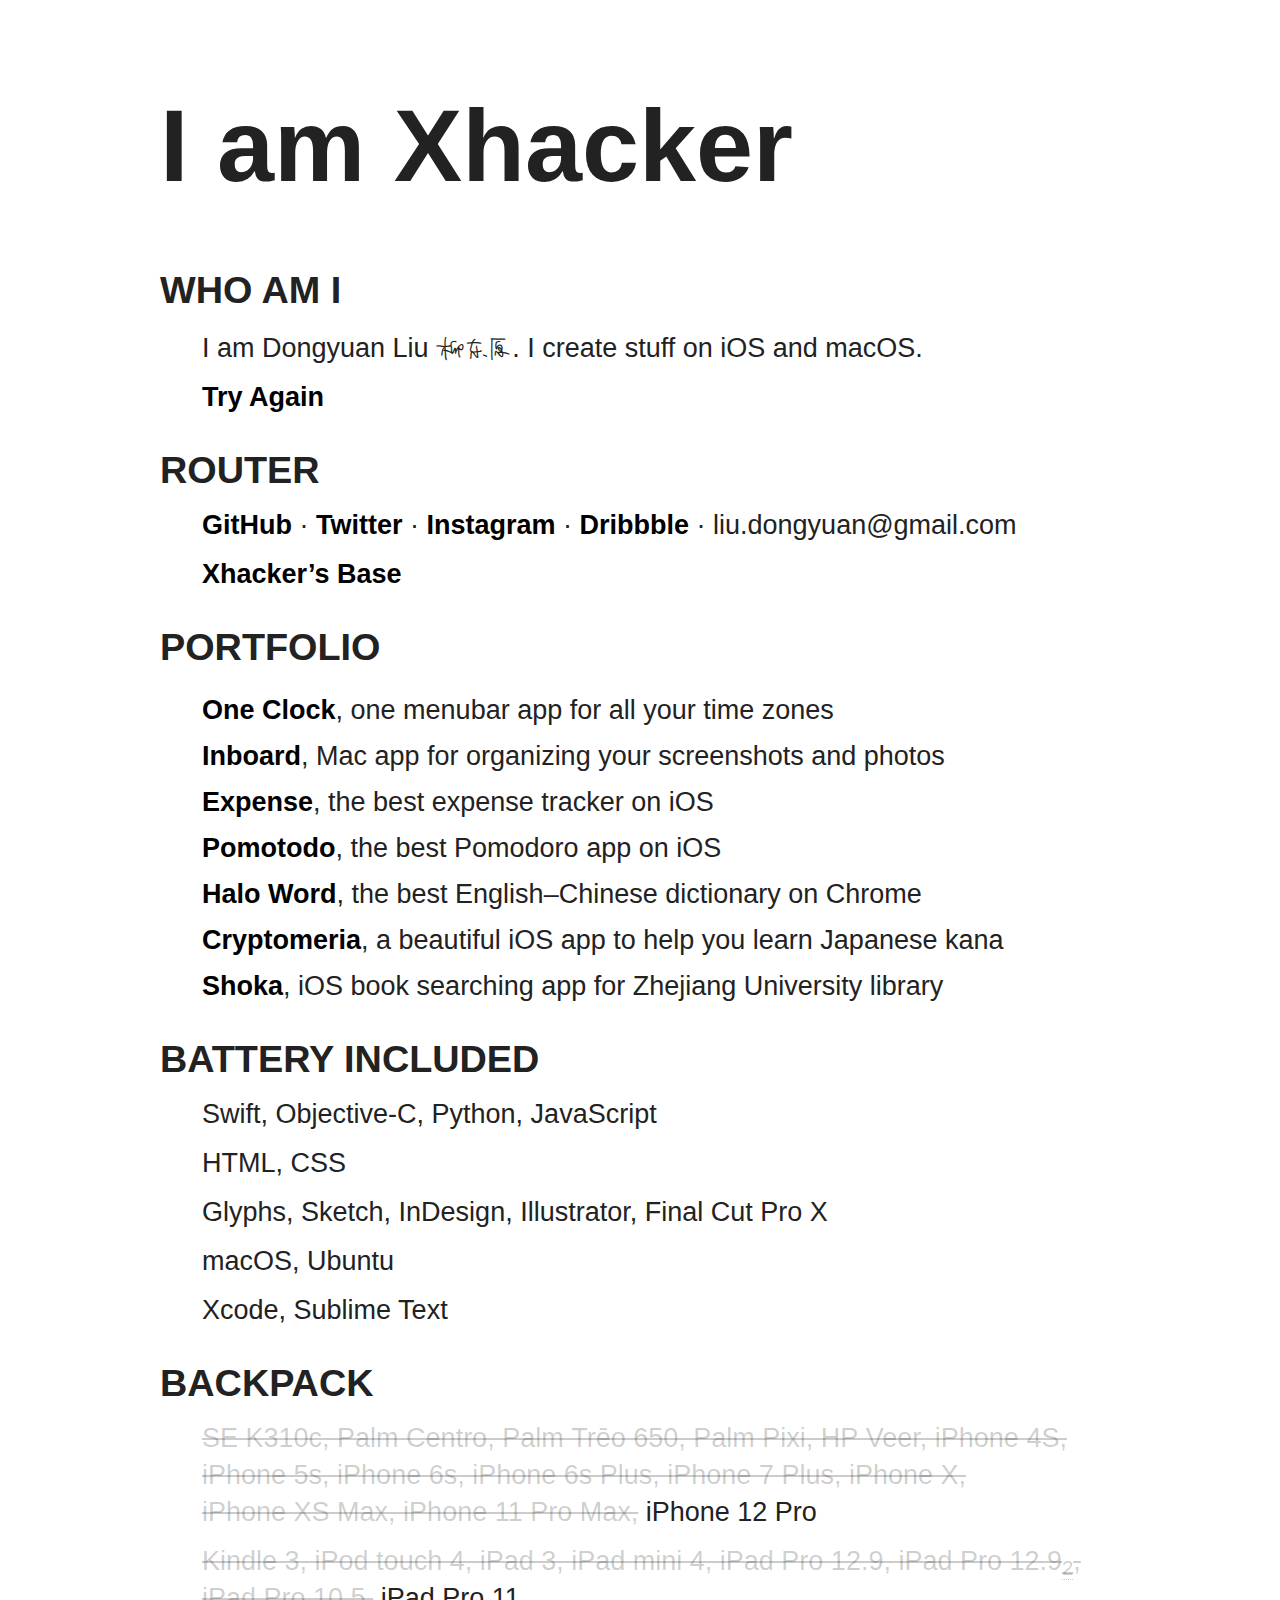
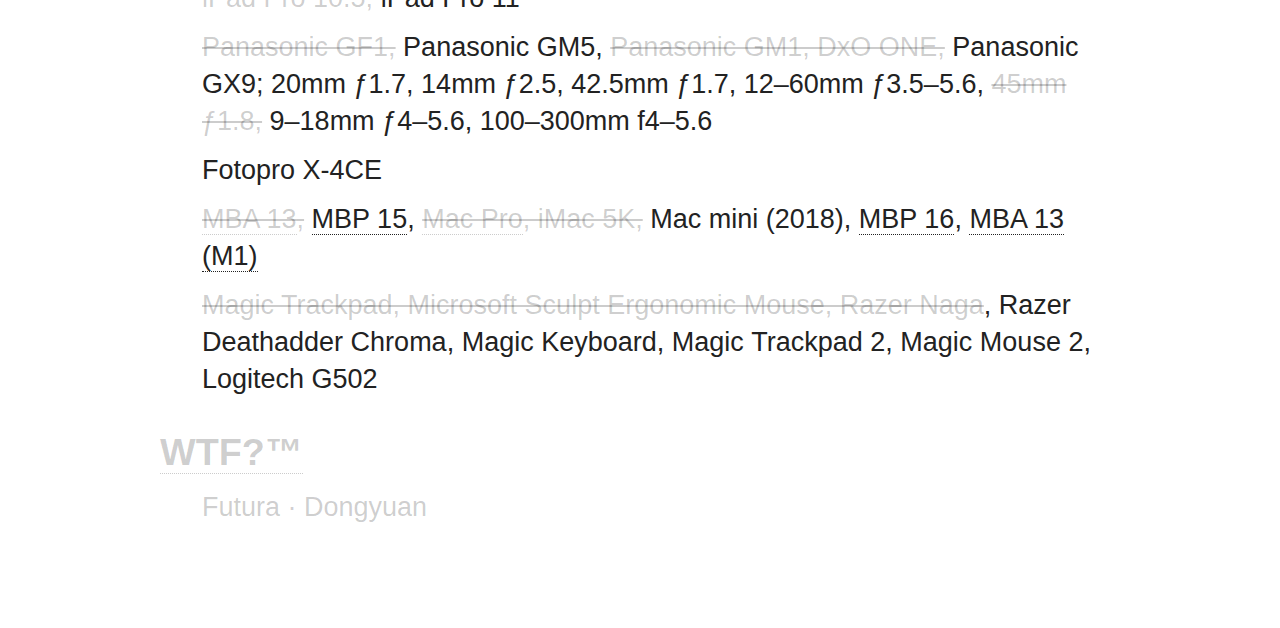
<file: index.html>
<!doctype html>
<html class="no-js" lang="en">
<head>
	<meta charset="utf-8">
	<meta http-equiv="X-UA-Compatible" content="IE=edge,chrome=1">

	<title>I am Xhacker</title>

	<meta name="viewport" content="user-scalable=no, width=device-width">

	<link rel="stylesheet" href="static/css/style.css?v=8">
</head>
<body>
<header>
	<h1>I am Xhacker</h1>
</header>
<div role="main">
	<h2>Who am I</h2>
		<p>I am Dongyuan Liu <span lang="zh-Hans" class="Dongyuan">柳东原</span>. I create stuff on iOS and macOS.</p>
		<p><a style="cursor: pointer;" id="robot-button" data-clicked="0">Try Again</a>
	<h2>Router</h2>
		<p><a href="https://github.com/xhacker" target="_blank">GitHub</a> · <a href="https://twitter.com/xhacker" target="_blank">Twitter</a> · <a href="https://www.instagram.com/xhacker/" target="_blank">Instagram</a> · <a href="https://dribbble.com/xhacker" target="_blank">Dribbble</a> · liu.dongyuan@gmail.com</p>
		<p><a href="https://blog.xhacker.im/" target="_blank">Xhacker’s Base</a>
	<h2>Portfolio</h2>
	<ul>
		<li><a href="http://ela.build/oneclock">One Clock</a>, one menubar app for all your time zones</li>
		<li><a href="http://inboardapp.com">Inboard</a>, Mac app for organizing your screenshots and photos</li>
		<li><a href="http://ela.build/expense">Expense</a>, the best expense tracker on iOS</li>
		<li><a href="https://pomotodo.com/apps">Pomotodo</a>, the best Pomodoro app on iOS</li>
		<li><a href="https://chrome.google.com/webstore/detail/halo-word-dictionary/bhkcehpnnlgncpnefpanachijmhikocj">Halo Word</a>, the best English–Chinese dictionary on Chrome</li>
		<li><a href="http://xhacker.im/cryptomeria">Cryptomeria</a>, a beautiful iOS app to help you learn Japanese kana</li>
		<li><a href="http://teawhen.github.io/shoka">Shoka</a>, iOS book searching app for Zhejiang University library</li>
	</ul>
	<h2>Battery Included</h2>
		<p>Swift, Objective-C, Python, JavaScript</p>
		<p>HTML, CSS</p>
		<p>Glyphs, Sketch, InDesign, Illustrator, Final Cut Pro X</p>
		<p>macOS, Ubuntu</p>
		<p>Xcode, Sublime Text</p>
	<h2>Backpack</h2>
		<p><del>SE K310c, Palm Centro, Palm Trēo 650, Palm Pixi, HP Veer, iPhone 4S, iPhone 5s, iPhone 6s, iPhone 6s Plus, iPhone 7 Plus, iPhone X, iPhone XS Max, iPhone 11 Pro Max,</del> iPhone 12 Pro</p>
		<p><del>Kindle 3, iPod touch 4, iPad 3, iPad mini 4, iPad Pro 12.9, iPad Pro 12.9<sub><abbr title="2nd generation">2</abbr></sub>, iPad Pro 10.5,</del> iPad Pro 11</p>
		<p><del>Panasonic GF1,</del> Panasonic GM5, <del>Panasonic GM1, DxO ONE,</del> Panasonic GX9; 20mm ƒ1.7, 14mm ƒ2.5, 42.5mm ƒ1.7, 12–60mm ƒ3.5–5.6, <del>45mm ƒ1.8,</del> 9–18mm ƒ4–5.6, 100–300mm f4–5.6</p>
		<p>Fotopro X-4CE</p>
		<p><del><abbr title="MacBook Air 13-inch">MBA 13</abbr>,</del> <abbr title="MacBook Pro with Retina Display 15-inch">MBP 15</abbr>, <del><abbr title="Mac Pro (Late 2013)">Mac Pro</abbr>, iMac 5K,</del> Mac mini (2018), <abbr title="MacBook Pro with Retina Display 16-inch">MBP 16</abbr>, <abbr title="MacBook Air 13-inch with M1 Chip">MBA 13 (M1)</abbr></p>
		<p><del>Magic Trackpad, Microsoft Sculpt Ergonomic Mouse, Razer Naga</del>, Razer Deathadder Chroma, Magic Keyboard, Magic Trackpad 2, Magic Mouse 2, Logitech G502</p>
	<h2 class="wtf"><abbr title="What’s the font?">WTF?™</abbr></h2>
		<p class="wtf">Futura · <span title="Used for my Chinese name">Dongyuan</span></p>
</div>

<footer>

<script src="https://code.jquery.com/jquery-1.12.2.min.js"></script>
<script>
$(document).ready(function() {
	$("#robot-button").click(function() {
		var clicked = $(this).attr("data-clicked");
		if (clicked == 0) {
			$(this).html("Please do not press this button again.");
			$(this).attr("data-clicked", 1);
		}
		else {
			$(this).hide();
		}
	});
});
</script>
<script>!window.jQuery && document.write('<script src="static/js/jquery-1.10.2.min.js"><\/script>')</script>

<script>
  (function(i,s,o,g,r,a,m){i['GoogleAnalyticsObject']=r;i[r]=i[r]||function(){
  (i[r].q=i[r].q||[]).push(arguments)},i[r].l=1*new Date();a=s.createElement(o),
  m=s.getElementsByTagName(o)[0];a.async=1;a.src=g;m.parentNode.insertBefore(a,m)
  })(window,document,'script','//www.google-analytics.com/analytics.js','ga');
  ga('create', 'UA-51349851-1', 'xhacker.im');
  ga('send', 'pageview');
</script>

</footer>

</body>
</html>
</file>
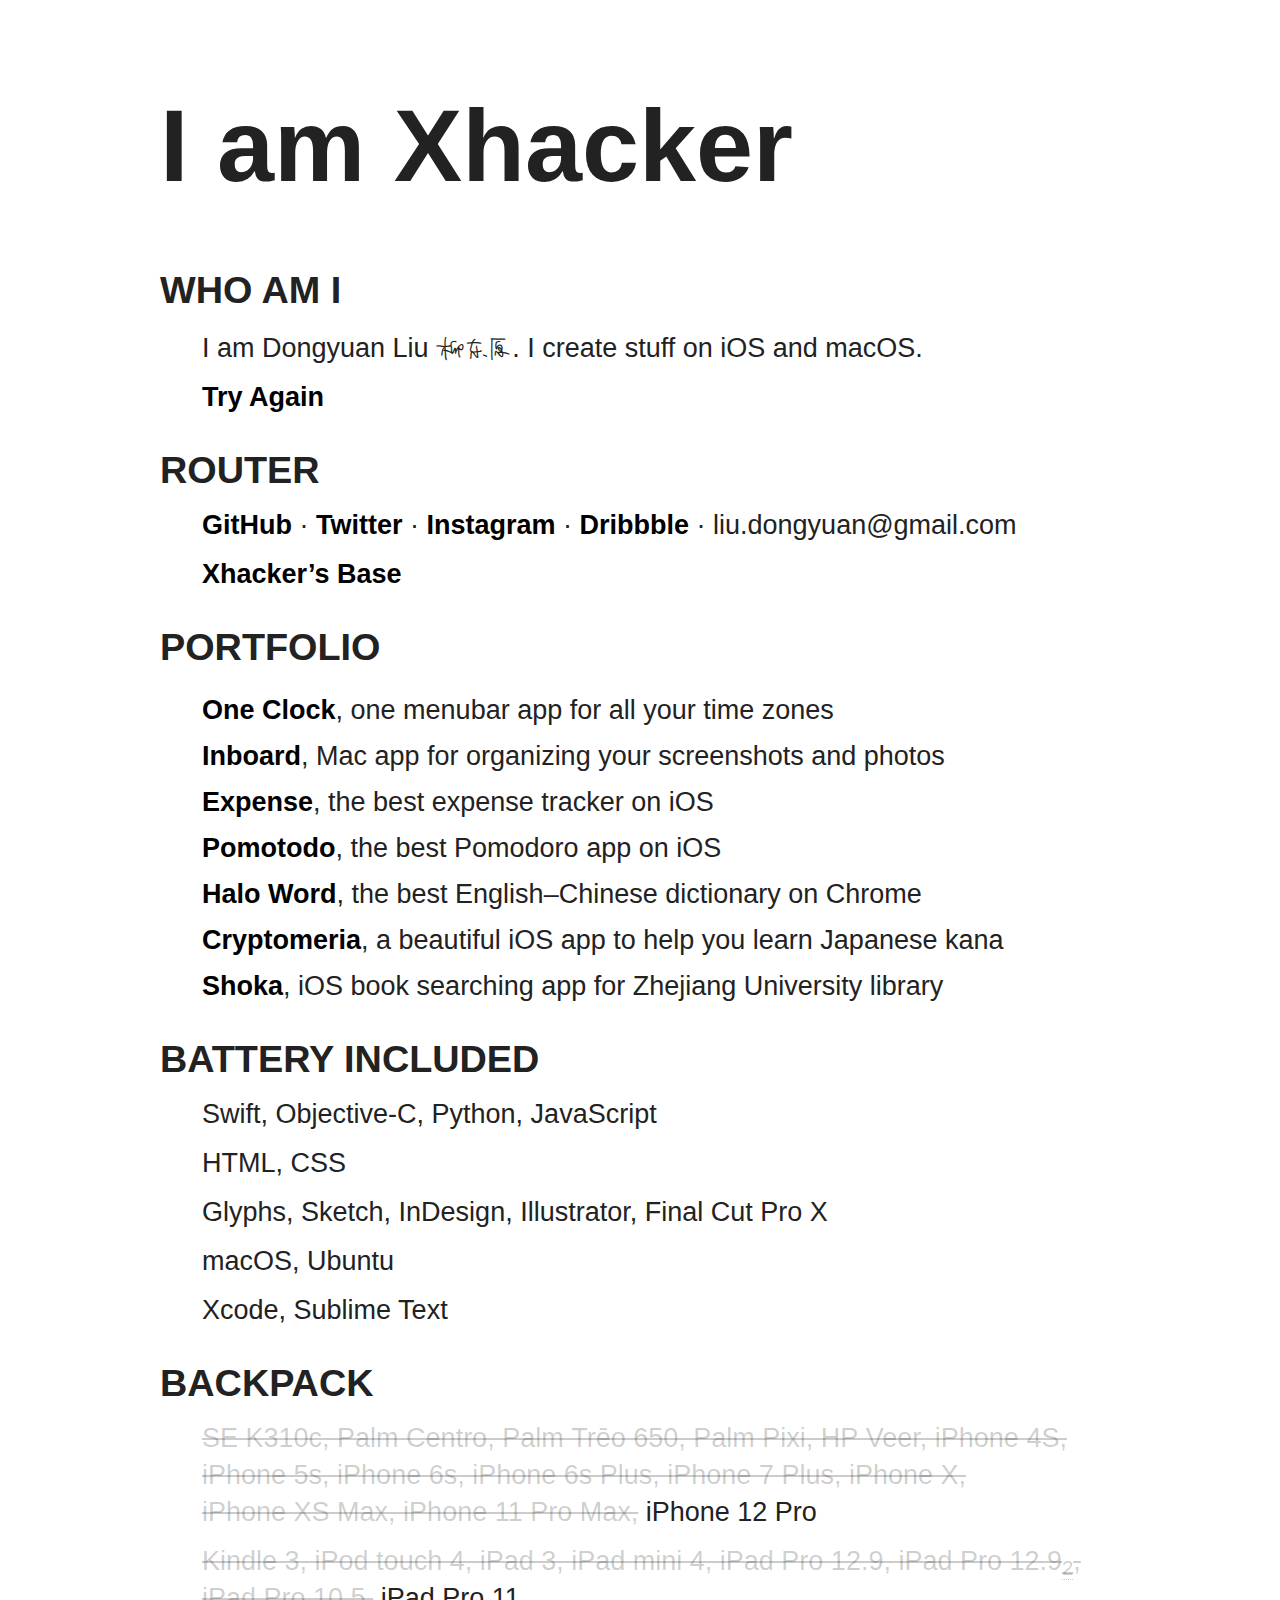
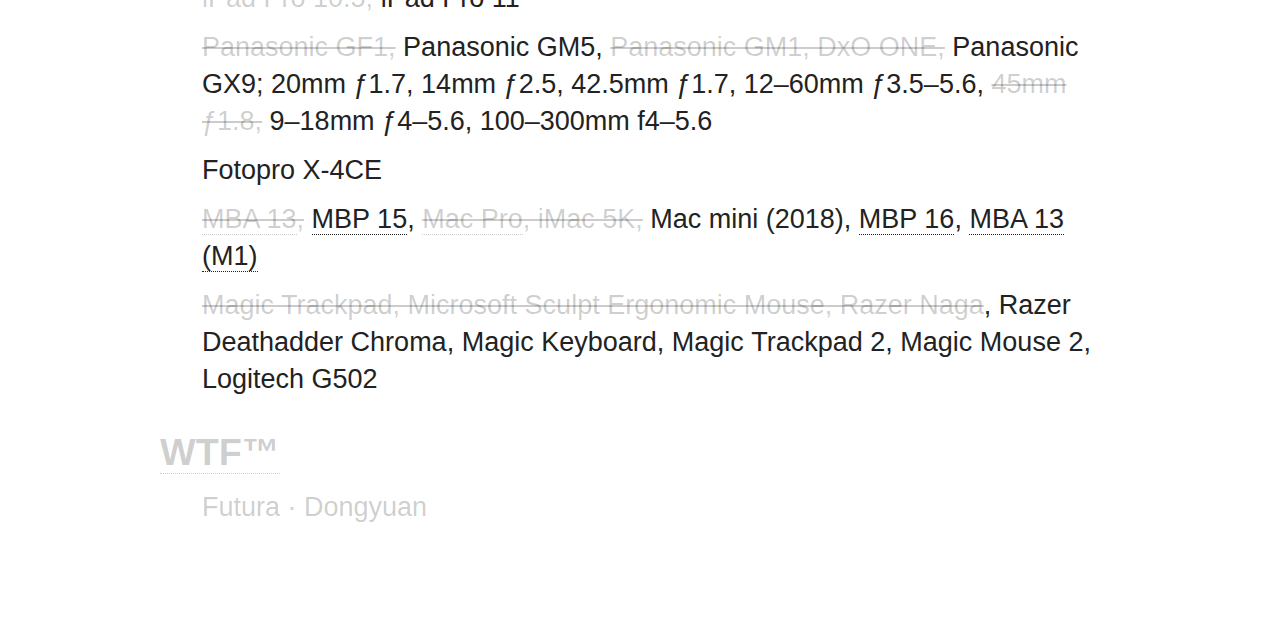
<file: templates/index.html>
<!doctype html>
<html class="no-js" lang="en">
<head>
	<meta charset="utf-8">
	<meta http-equiv="X-UA-Compatible" content="IE=edge,chrome=1">

	<title>I am Xhacker</title>

	<meta name="viewport" content="user-scalable=no, width=device-width">

	<link rel="stylesheet" href="/static/css/style.css?v=8">
</head>
<body>
<header>
	<h1>I am Xhacker</h1>
</header>
<div role="main">
	<h2>Who am I</h2>
		<p>I am Dongyuan Liu <span lang="zh-Hans" class="Dongyuan">柳东原</span>. I create stuff on iOS and macOS.</p>
		<p><a style="cursor: pointer;" id="robot-button" data-clicked="0">Try Again</a>
	<h2>Router</h2>
		<p><a href="https://github.com/xhacker" target="_blank">GitHub</a> · <a href="https://twitter.com/xhacker" target="_blank">Twitter</a> · <a href="https://www.instagram.com/xhacker/" target="_blank">Instagram</a> · <a href="https://dribbble.com/xhacker" target="_blank">Dribbble</a> · liu.dongyuan@gmail.com</p>
		<p><a href="https://blog.xhacker.im/" target="_blank">Xhacker’s Base</a>
	<h2>Portfolio</h2>
	<ul>
		<li><a href="http://ela.build/oneclock">One Clock</a>, one menubar app for all your time zones</li>
		<li><a href="http://inboardapp.com">Inboard</a>, Mac app for organizing your screenshots and photos</li>
		<li><a href="http://ela.build/expense">Expense</a>, the best expense tracker on iOS</li>
		<li><a href="https://pomotodo.com/apps">Pomotodo</a>, the best Pomodoro app on iOS</li>
		<li><a href="https://chrome.google.com/webstore/detail/halo-word-dictionary/bhkcehpnnlgncpnefpanachijmhikocj">Halo Word</a>, the best English–Chinese dictionary on Chrome</li>
		<li><a href="http://xhacker.im/cryptomeria">Cryptomeria</a>, a beautiful iOS app to help you learn Japanese kana</li>
		<li><a href="http://teawhen.github.io/shoka">Shoka</a>, iOS book searching app for Zhejiang University library</li>
	</ul>
	<h2>Battery Included</h2>
		<p>Swift, Objective-C, Python, JavaScript</p>
		<p>HTML, CSS</p>
		<p>Glyphs, Sketch, InDesign, Illustrator, Final Cut Pro X</p>
		<p>macOS, Ubuntu</p>
		<p>Xcode, Sublime Text</p>
	<h2>Backpack</h2>
		<p><del>SE K310c, Palm Centro, Palm Trēo 650, Palm Pixi, HP Veer, iPhone 4S, iPhone 5s, iPhone 6s, iPhone 6s Plus, iPhone 7 Plus, iPhone X, iPhone XS Max, iPhone 11 Pro Max,</del> iPhone 12 Pro</p>
		<p><del>Kindle 3, iPod touch 4, iPad 3, iPad mini 4, iPad Pro 12.9, iPad Pro 12.9<sub><abbr title="2nd generation">2</abbr></sub>, iPad Pro 10.5,</del> iPad Pro 11</p>
		<p><del>Panasonic GF1,</del> Panasonic GM5, <del>Panasonic GM1, DxO ONE,</del> Panasonic GX9; 20mm ƒ1.7, 14mm ƒ2.5, 42.5mm ƒ1.7, 12–60mm ƒ3.5–5.6, <del>45mm ƒ1.8,</del> 9–18mm ƒ4–5.6, 100–300mm f4–5.6</p>
		<p>Fotopro X-4CE</p>
		<p><del><abbr title="MacBook Air 13-inch">MBA 13</abbr>,</del> <abbr title="MacBook Pro with Retina Display 15-inch">MBP 15</abbr>, <del><abbr title="Mac Pro (Late 2013)">Mac Pro</abbr>, iMac 5K,</del> Mac mini (2018), <abbr title="MacBook Pro with Retina Display 16-inch">MBP 16</abbr>, <abbr title="MacBook Air 13-inch with M1 Chip">MBA 13 (M1)</abbr></p>
		<p><del>Magic Trackpad, Microsoft Sculpt Ergonomic Mouse, Razer Naga</del>, Razer Deathadder Chroma, Magic Keyboard, Magic Trackpad 2, Magic Mouse 2, Logitech G502</p>
	<h2 class="wtf"><abbr title="What the Font">WTF™</abbr></h2>
		<p class="wtf">Futura · <span title="Used for my Chinese name">Dongyuan</span></p>
</div>

<footer>

<script src="https://code.jquery.com/jquery-1.12.2.min.js"></script>
<script>
$(document).ready(function() {
	$("#robot-button").click(function() {
		var clicked = $(this).attr("data-clicked");
		if (clicked == 0) {
			$(this).html("Please do not press this button again.");
			$(this).attr("data-clicked", 1);
		}
		else {
			$(this).hide();
		}
	});
});
</script>
<script>!window.jQuery && document.write('<script src="/static/js/jquery-1.10.2.min.js"><\/script>')</script>

<script>
  (function(i,s,o,g,r,a,m){i['GoogleAnalyticsObject']=r;i[r]=i[r]||function(){
  (i[r].q=i[r].q||[]).push(arguments)},i[r].l=1*new Date();a=s.createElement(o),
  m=s.getElementsByTagName(o)[0];a.async=1;a.src=g;m.parentNode.insertBefore(a,m)
  })(window,document,'script','//www.google-analytics.com/analytics.js','ga');
  ga('create', 'UA-51349851-1', 'xhacker.im');
  ga('send', 'pageview');
</script>

</footer>

</body>
</html>
</file>
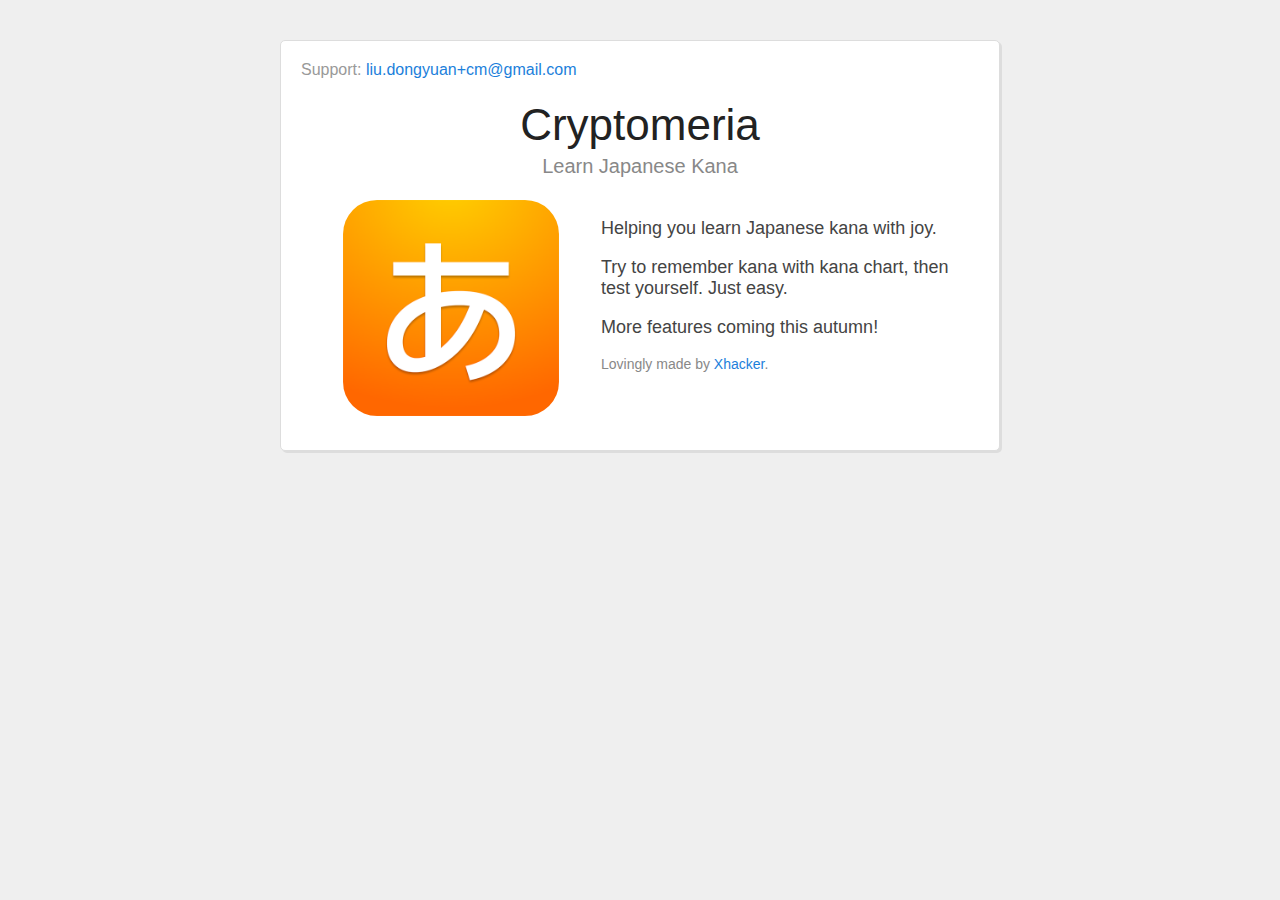
<file: cryptomeria.html>
<!DOCTYPE html>
<html>

<head>
    <title>Cryptomeria</title>
    <meta charset="utf-8">
    <link rel="stylesheet" type="text/css" href="/static/css/cm.css">
</head>

<body>
    <div id="content">
        <p class="support">Support: <a href="mailto:liu.dongyuan+cm@gmail.com">liu.dongyuan+cm@gmail.com</a></p>
        <h1>
            <p class="main">Cryptomeria</p>
            <p class="sub">Learn Japanese Kana</p>
        </h1>

        <div id="iOS" class="app">
            <a href="https://itunes.apple.com/us/app/cryptomeria-learn-japanese/id652897313?ls=1&mt=8"><img class="icon" src="/static/images/ios/icon.png"></a>
        </div>
        <div class="description">
            <p>Helping you learn Japanese kana with joy.</p>
            <p>Try to remember kana with kana chart, then test yourself. 
            Just easy.</p>
            <p>More features coming this autumn!</p>
        </div>
        <!-- <p class="hero">スギ</p> -->
        <p class="clearfix footer">Lovingly made by <a href="http://xhacker.im/">Xhacker</a>.</p>
    </div>

    <script>
      (function(i,s,o,g,r,a,m){i['GoogleAnalyticsObject']=r;i[r]=i[r]||function(){
      (i[r].q=i[r].q||[]).push(arguments)},i[r].l=1*new Date();a=s.createElement(o),
      m=s.getElementsByTagName(o)[0];a.async=1;a.src=g;m.parentNode.insertBefore(a,m)
      })(window,document,'script','//www.google-analytics.com/analytics.js','ga');
      ga('create', 'UA-51349851-1', 'xhacker.im');
      ga('send', 'pageview');
    </script>
</body>

</html>
</file>
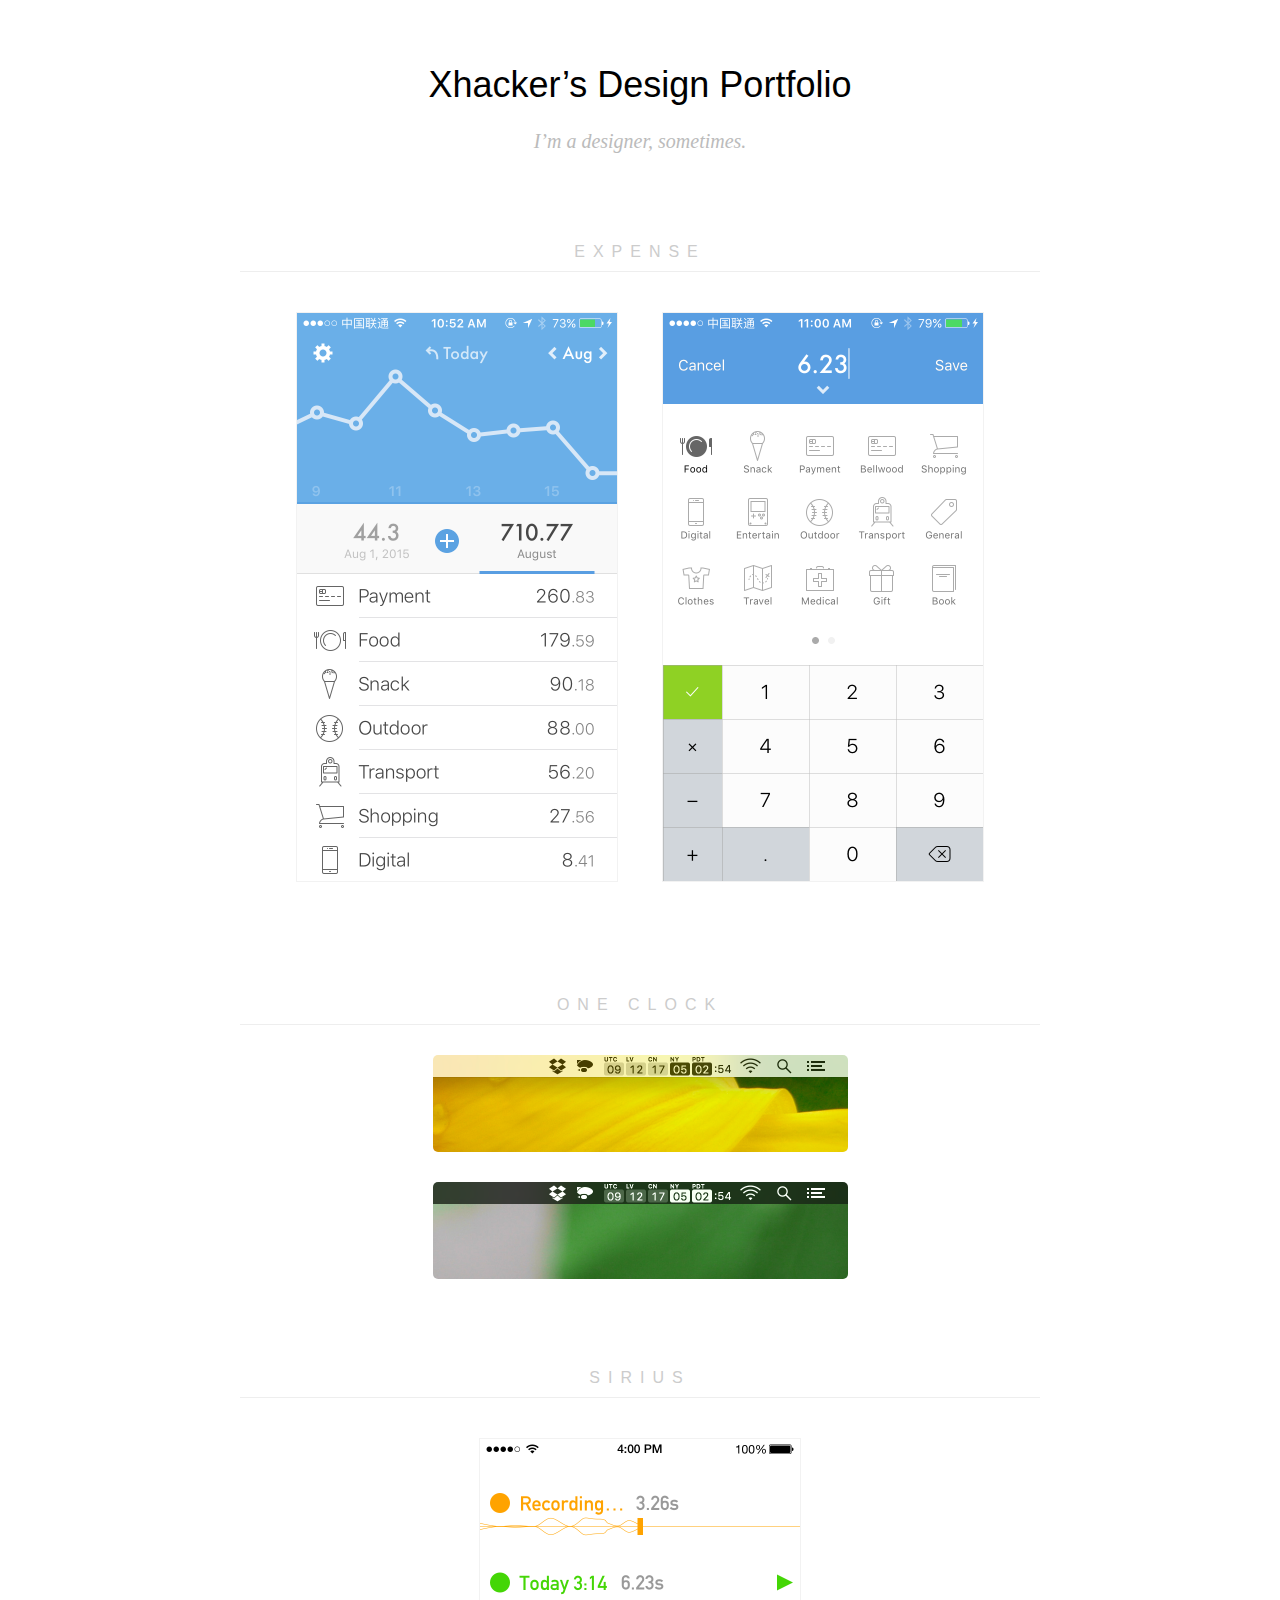
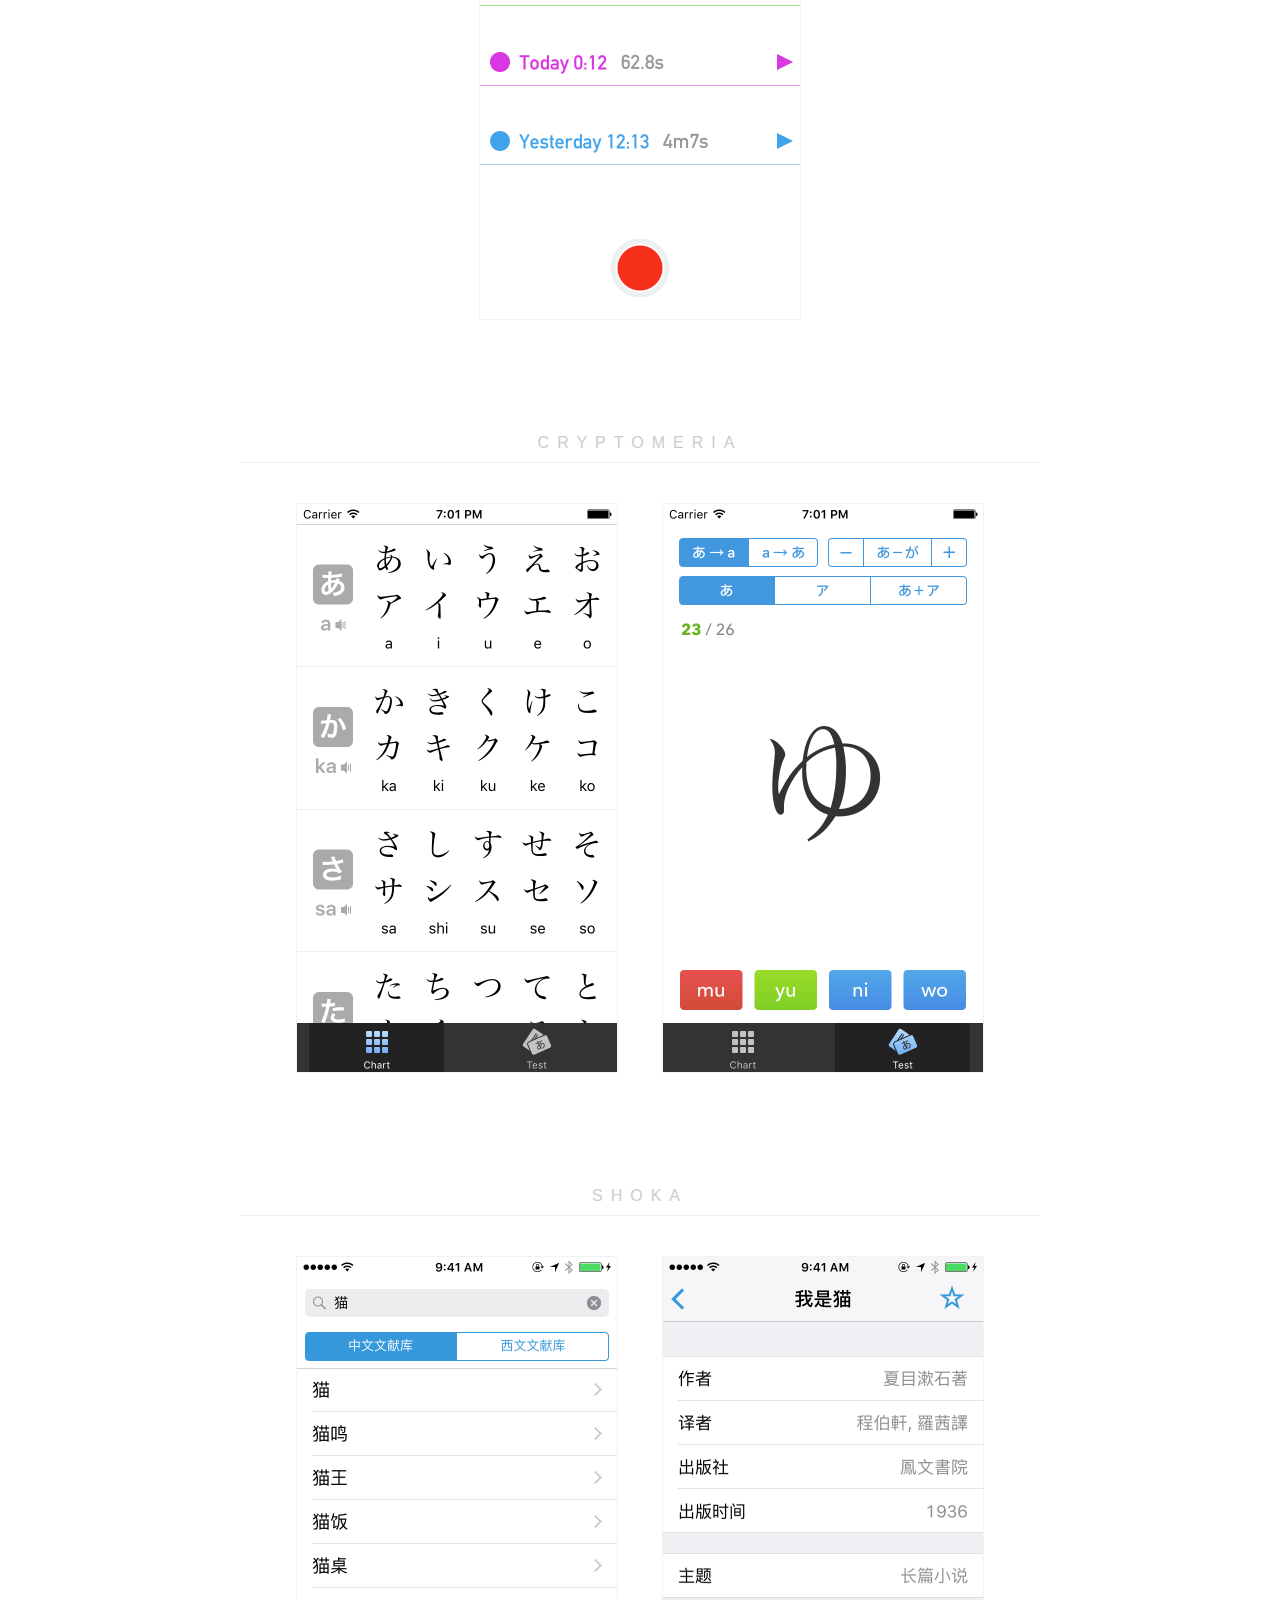
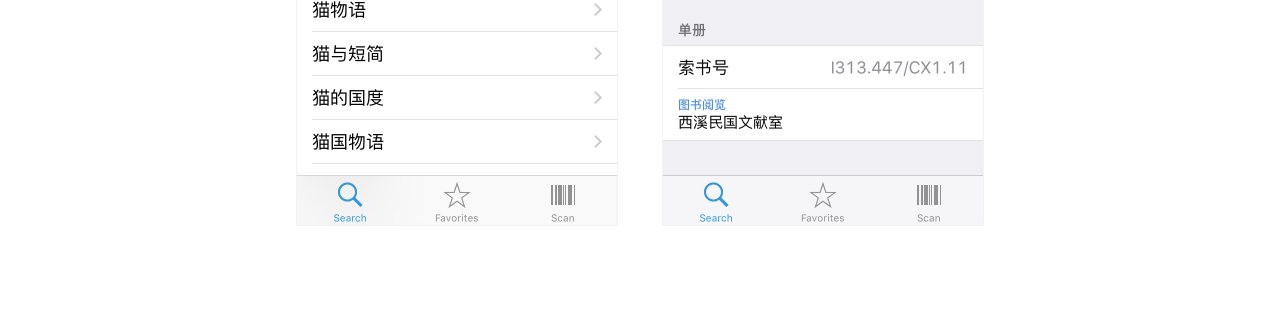
<file: design.html>
<!doctype html>
<html class="no-js" lang="en">
<head>
	<meta charset="utf-8">

	<title>Xhacker’s Design Portfolio</title>

	<link rel="stylesheet" href="static/css/design.css">
	<meta name="viewport" content="user-scalable=no, width=device-width">
</head>
<body>
<header class="clearfix">
	<h1>Xhacker’s Design Portfolio</h1>
	<p>I’m a designer, sometimes.</p>
</header>
<div role="main">
	<h2><a href="http://ela.build/expense" target="_blank">Expense</a></h2>
	<div class="screenshot-shelf">
		<img class="screenshot" src="static/images/resume/expense/1.png" width="320">
		<img class="screenshot" src="static/images/resume/expense/2.png" width="320">
	</div>

	<h2><a href="http://elaworkshop.github.io/oneclock" target="_blank">One Clock</a></h2>
	<div class="screenshot-shelf">
		<img class="screenshot-rounded" src="static/images/oneclock/screenshot.png" alt="Screenshot" width="415">
		<img class="screenshot-rounded" src="static/images/oneclock/screenshot-dark.png" alt="Screenshot Dark" width="415">
	</div>

	<h2>Sirius</h2>
	<div class="screenshot-shelf">
		<img class="screenshot" src="static/images/design/sirius.png" width="320">
	</div>

	<h2><a href="https://itunes.apple.com/us/app/cryptomeria-learn-japanese/id652897313?mt=8" target="_blank">Cryptomeria</a></h2>
	<div class="screenshot-shelf">
		<img class="screenshot" src="static/images/resume/cryptomeria/1.png" width="320">
		<img class="screenshot" src="static/images/resume/cryptomeria/2.png" width="320">
	</div>

	<h2><a href="https://itunes.apple.com/cn/app/shoka-zhe-da-tu-shu-guan-ke/id660291962?mt=8" target="_blank">Shoka</a></h2>
	<div class="screenshot-shelf">
		<img class="screenshot" src="static/images/resume/shoka/1.png" width="320">
		<img class="screenshot" src="static/images/resume/shoka/2.png" width="320">
	</div>
</div>

<script>
  (function(i,s,o,g,r,a,m){i['GoogleAnalyticsObject']=r;i[r]=i[r]||function(){
  (i[r].q=i[r].q||[]).push(arguments)},i[r].l=1*new Date();a=s.createElement(o),
  m=s.getElementsByTagName(o)[0];a.async=1;a.src=g;m.parentNode.insertBefore(a,m)
  })(window,document,'script','//www.google-analytics.com/analytics.js','ga');
  ga('create', 'UA-51349851-1', 'xhacker.im');
  ga('send', 'pageview');
</script>

</body>
</html>
</file>
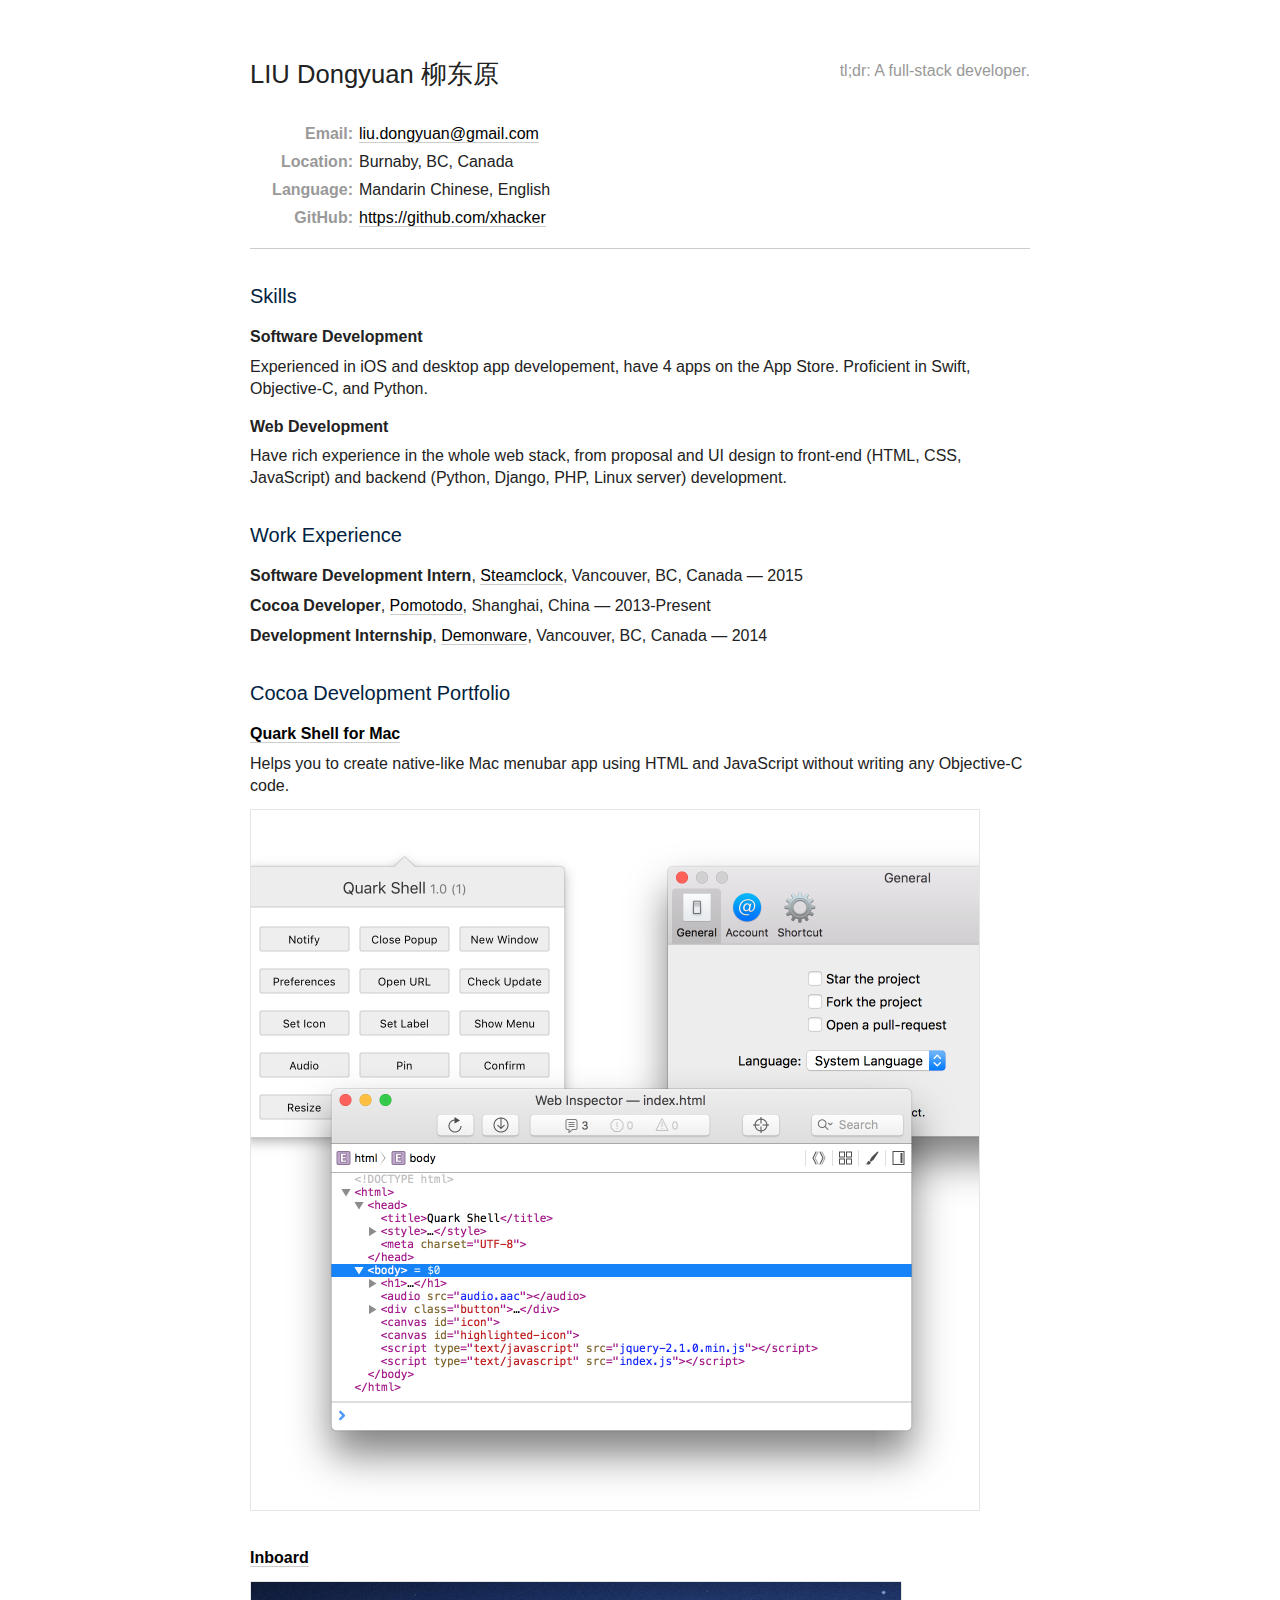
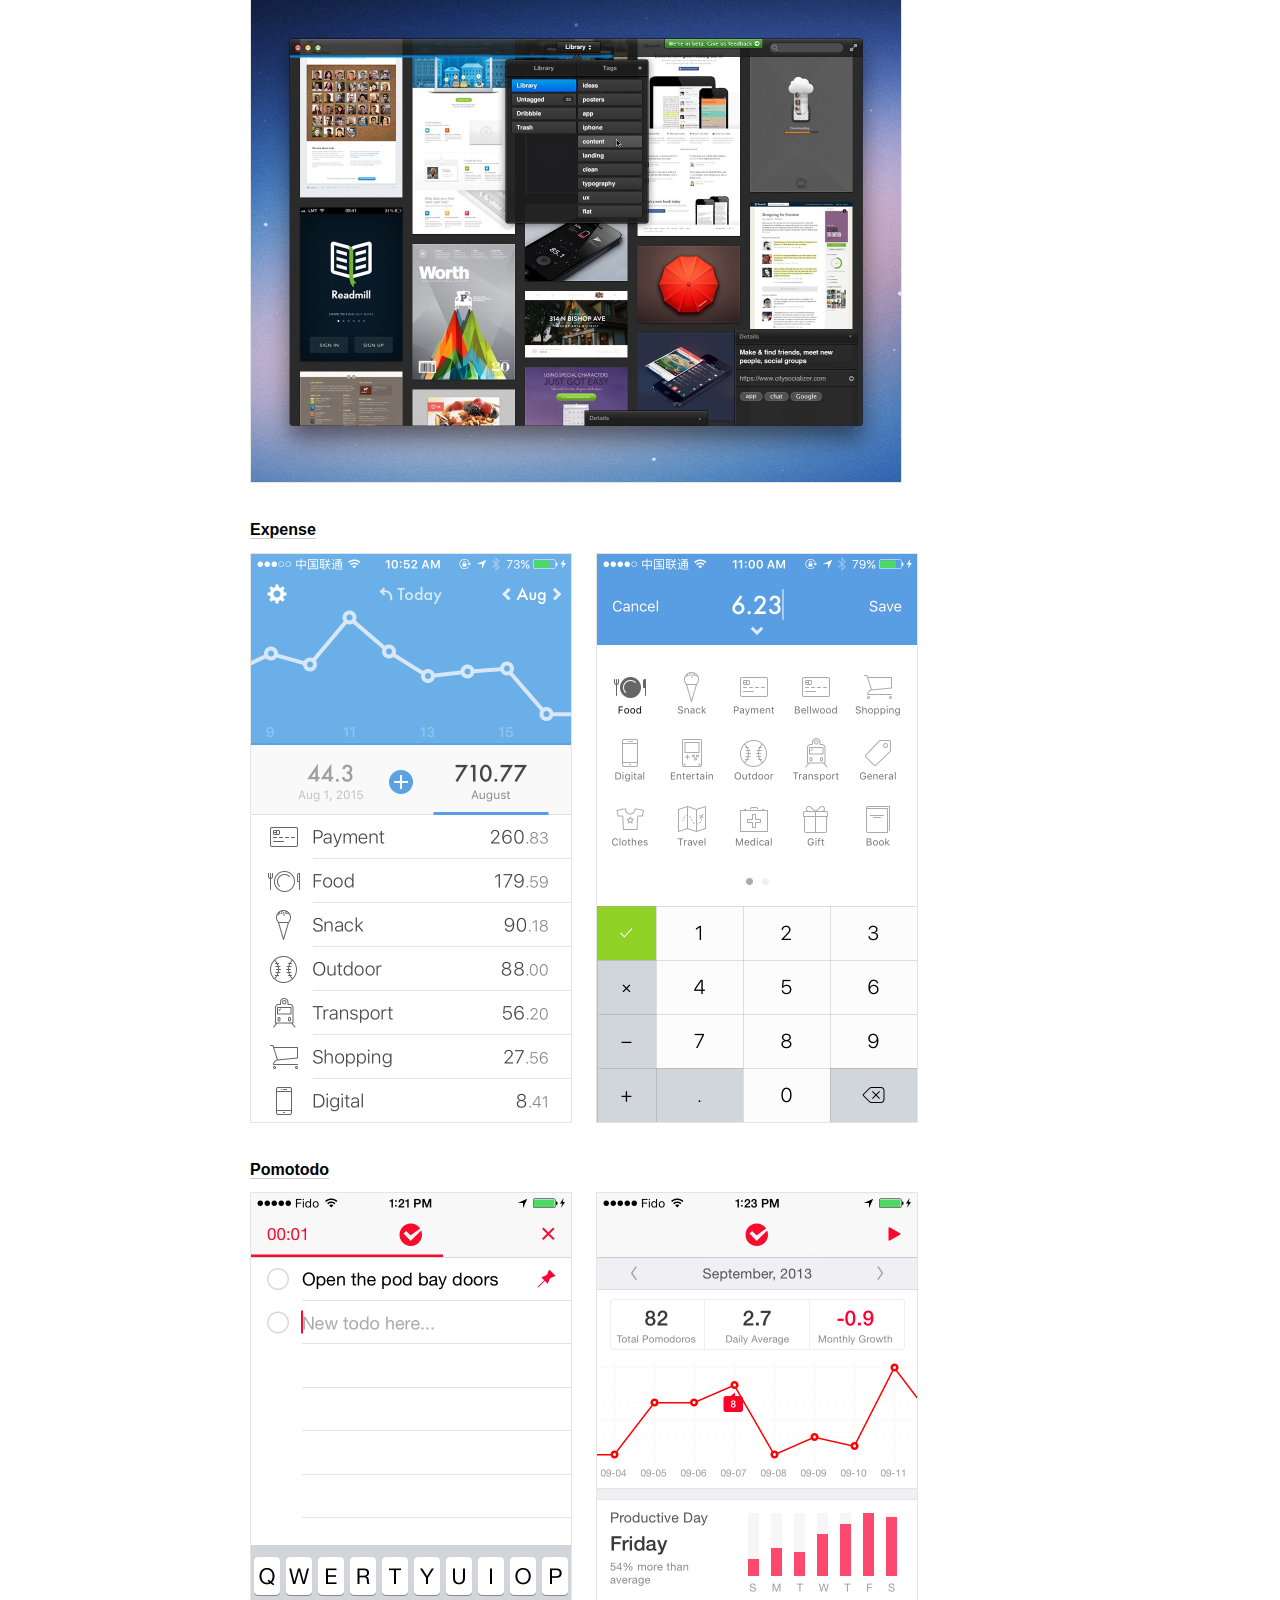
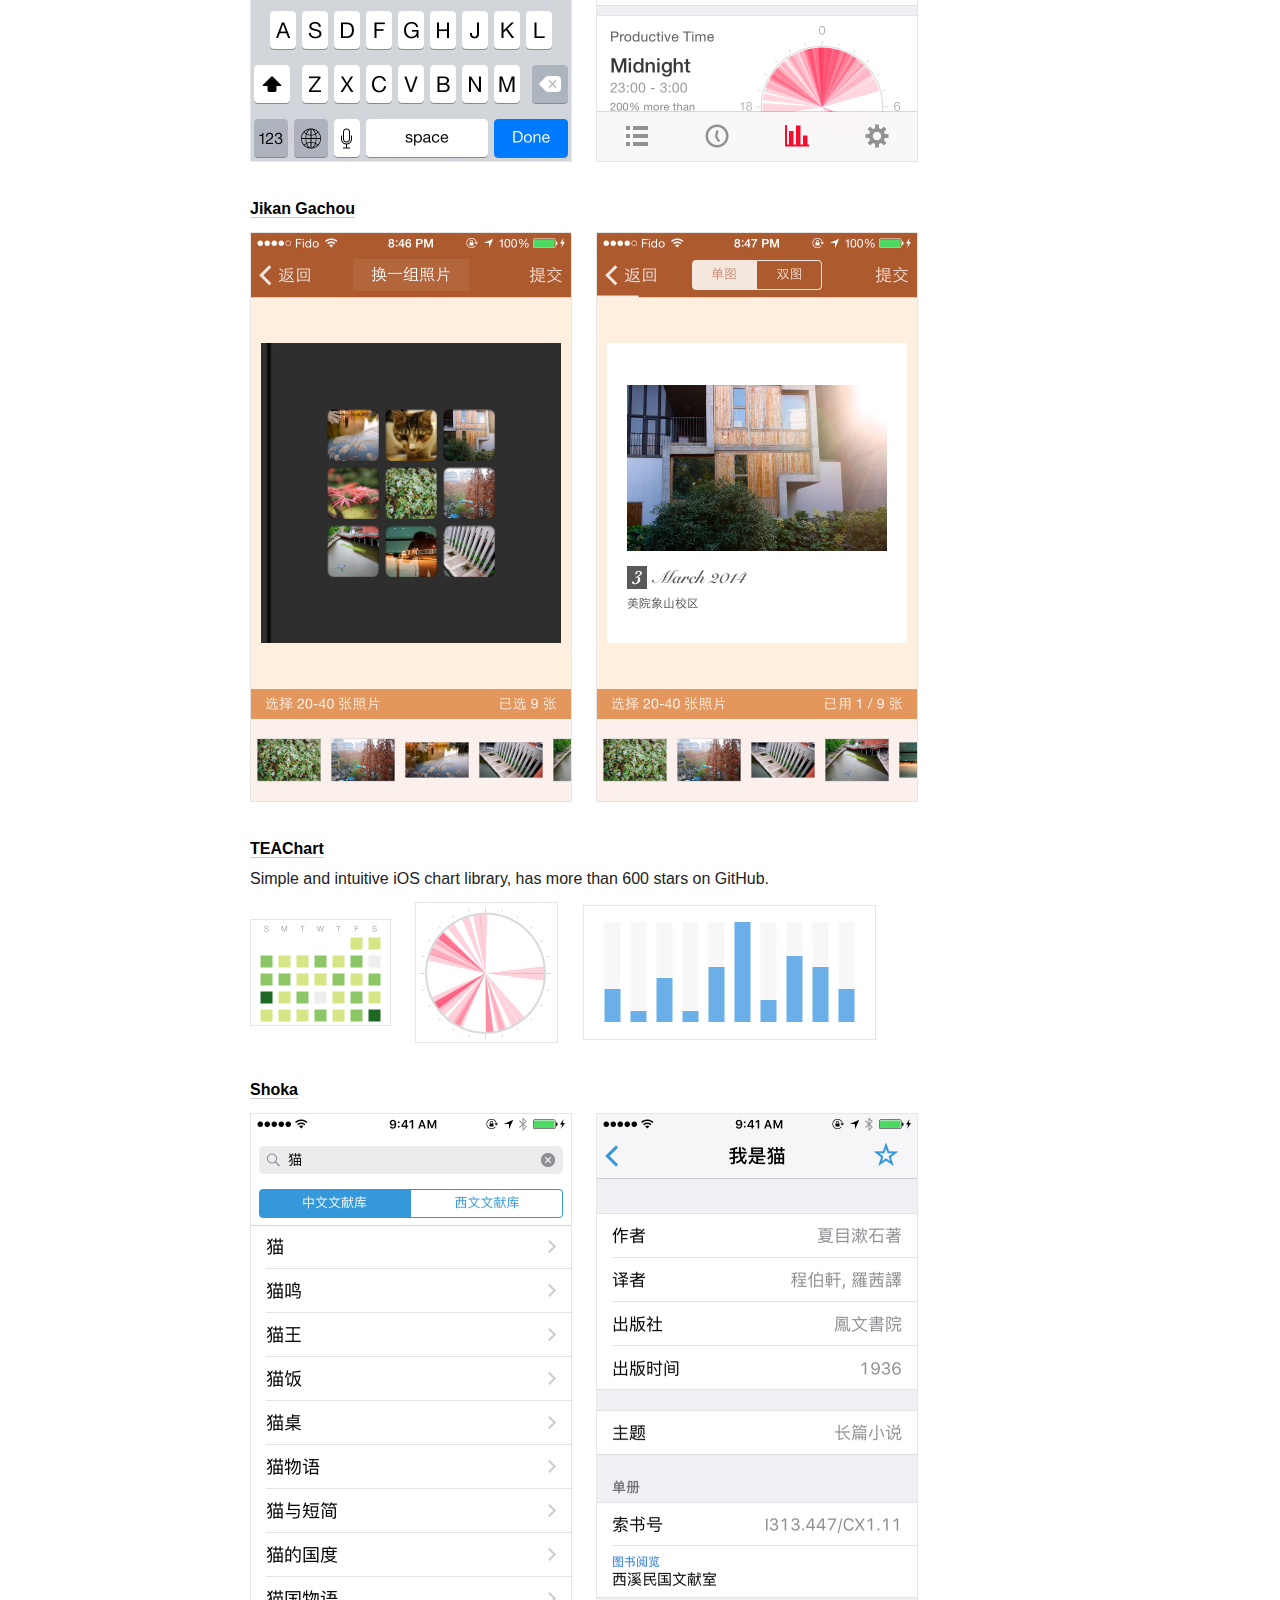
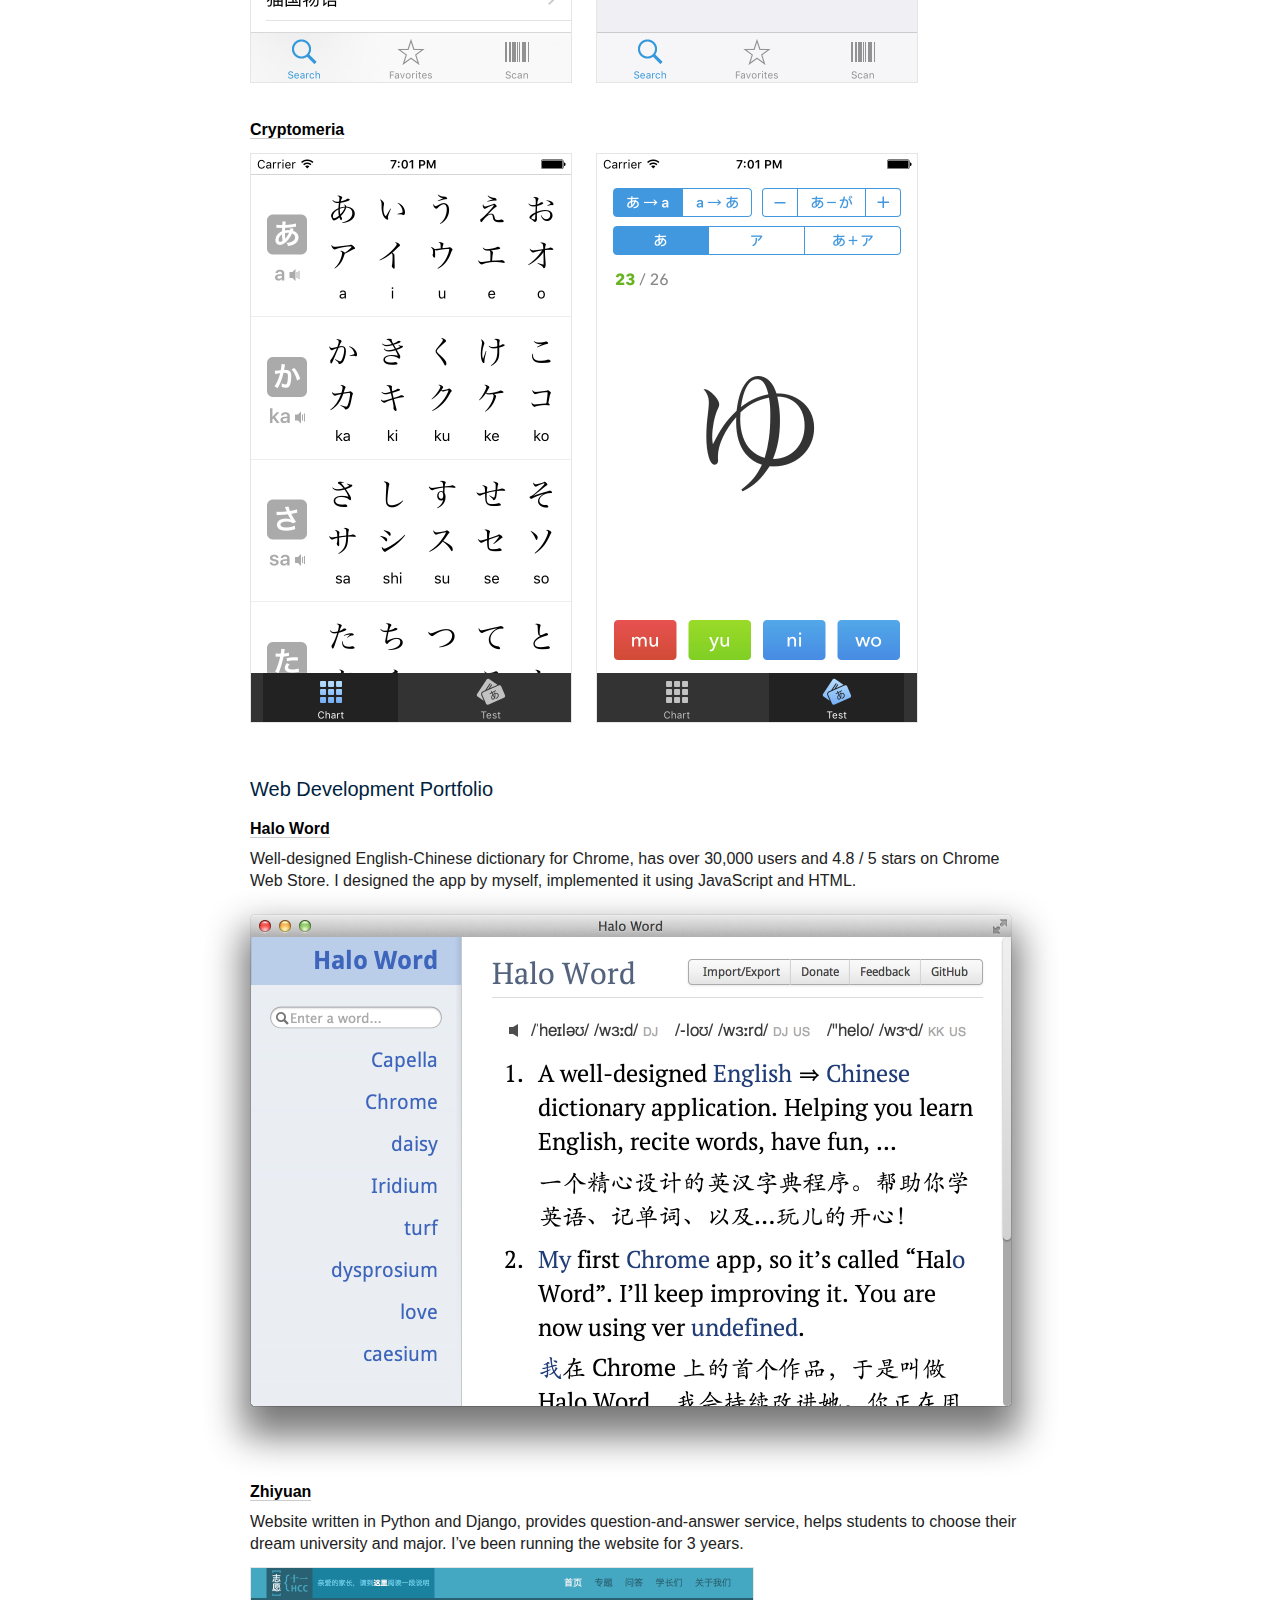
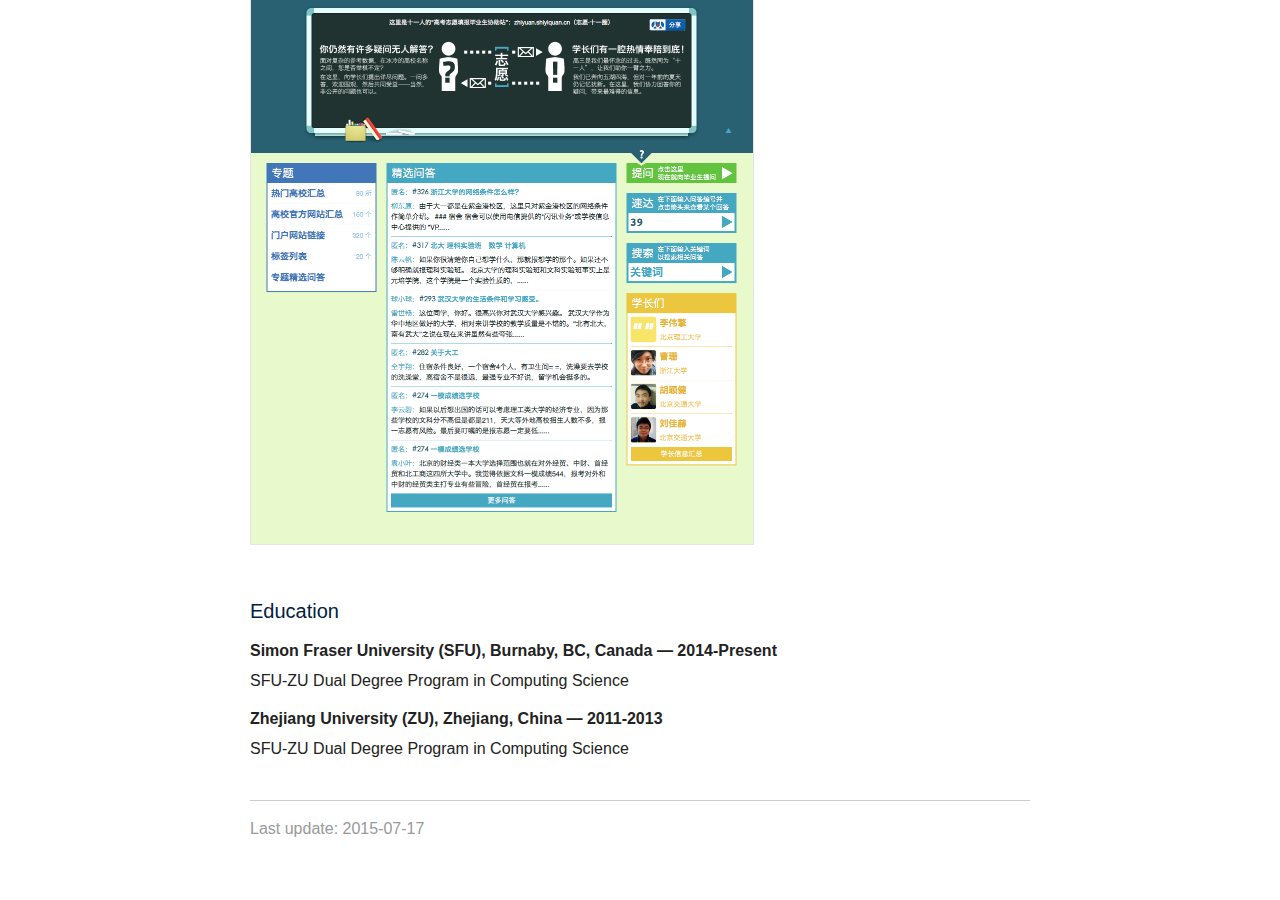
<file: resume.html>
<!doctype html>
<html class="no-js" lang="en">
<head>
	<meta charset="utf-8">
	<meta http-equiv="X-UA-Compatible" content="IE=edge,chrome=1">

	<title>LIU Dongyuan 柳东原</title>

	<link rel="stylesheet" href="static/css/resume.css">
</head>
<body>
<header class="clearfix">
	<h1>LIU Dongyuan 柳东原</h1>
	<p>tl;dr: A full-stack developer.</p>
</header>
<div role="main">
	<table cellpadding="3" cellspacing="0" border="0">
	<tbody><tr>
		<td align="right" width="100"><strong style="color: #999;">Email:</strong></td>
		<td align="left"><a href="mailto:liu.dongyuan@gmail.com">liu.dongyuan@gmail.com</a></td>
	</tr>
	<tr>
		<td align="right"><strong style="color: #999;">Location:</strong></td>
		<td align="left">Burnaby, BC, Canada</td>
	</tr>
	<tr>
		<td align="right"><strong style="color: #999;">Language:</strong></td>
		<td align="left">Mandarin Chinese, English</td>
	</tr>
	<tr>
		<td align="right"><strong style="color: #999;">GitHub:</strong></td>
		<td align="left"><a href="https://github.com/xhacker" target="_blank">https://github.com/xhacker</a></td>
	</tr>
	</tbody></table>
	<hr>
	<h2>Skills</h2>
		<h3>Software Development</h3>
		<p>Experienced in iOS and desktop app developement, have 4 apps on the App Store. Proficient in Swift, Objective-C, and Python.</p>
		<h3>Web Development</h3>
		<p>Have rich experience in the whole web stack, from proposal and UI design to front-end (HTML, CSS, JavaScript) and backend (Python, Django, PHP, Linux server) development.</p>
	<h2>Work Experience</h2>
		<ul>
			<li><strong>Software Development Intern</strong>, <a href="http://www.steamclock.com" target="_blank">Steamclock</a>, Vancouver, BC, Canada — 2015</li>
			<li><strong>Cocoa Developer</strong>, <a href="https://pomotodo.com" target="_blank">Pomotodo</a>, Shanghai, China — 2013-Present</li>
			<li><strong>Development Internship</strong>, <a href="https://www.demonware.net" target="_blank">Demonware</a>, Vancouver, BC, Canada — 2014</li>
		</ul>
	<h2>Cocoa Development Portfolio</h2>
		<h3><a href="https://github.com/HackPlan/quark-shell-mac" target="_blank">Quark Shell for Mac</a></h3>
		<p>Helps you to create native-like Mac menubar app using HTML and JavaScript without writing any Objective-C code.</p>
		<img class="screenshot" src="static/images/resume/quark-shell/screenshot.png" width="728">

		<h3><a href="http://inboardapp.com" target="_blank">Inboard</a></h3>
		<img class="screenshot" src="static/images/resume/inboard/1.jpg" width="650">

		<h3><a href="http://ela.build/expense" target="_blank">Expense</a></h3>
		<img class="screenshot" src="static/images/resume/expense/1.png" width="320">
		<img class="screenshot" src="static/images/resume/expense/2.png" width="320">

		<h3><a href="https://itunes.apple.com/app/id866339080" target="_blank">Pomotodo</a></h3>
		<img class="screenshot" src="static/images/resume/pomotodo/1.png" width="320">
		<img class="screenshot" src="static/images/resume/pomotodo/2.png" width="320">

		<h3><a href="https://itunes.apple.com/us/app/wei-hua-ce-nin-si-ren-ding/id834117045?mt=8" target="_blank">Jikan Gachou</a></h3>
		<img class="screenshot" src="static/images/resume/jikan-gachou/1.jpg" width="320">
		<img class="screenshot" src="static/images/resume/jikan-gachou/2.jpg" width="320">

		<h3><a href="https://github.com/xhacker/TEAChart" target="_blank">TEAChart</a></h3>
		<p>Simple and intuitive iOS chart library, has more than 600 stars on GitHub.</p>
		<img class="screenshot" src="static/images/resume/teachart/1.png" width="139">
		<img class="screenshot" src="static/images/resume/teachart/2.png" width="141">
		<img class="screenshot" src="static/images/resume/teachart/3.png" width="291">

		<h3><a href="https://itunes.apple.com/cn/app/shoka-zhe-da-tu-shu-guan-ke/id660291962?mt=8" target="_blank">Shoka</a></h3>
		<img class="screenshot" src="static/images/resume/shoka/1.png" width="320">
		<img class="screenshot" src="static/images/resume/shoka/2.png" width="320">

		<h3><a href="https://itunes.apple.com/us/app/cryptomeria-learn-japanese/id652897313?mt=8" target="_blank">Cryptomeria</a></h3>
		<img class="screenshot" src="static/images/resume/cryptomeria/1.png" width="320">
		<img class="screenshot" src="static/images/resume/cryptomeria/2.png" width="320">
	<h2>Web Development Portfolio</h2>
		<h3><a href="https://chrome.google.com/webstore/detail/halo-word-dictionary/bhkcehpnnlgncpnefpanachijmhikocj" target="_blank">Halo Word</a></h3>
		<p>Well-designed English-Chinese dictionary for Chrome, has over 30,000 users and 4.8 / 5 stars on Chrome Web Store. I designed the app by myself, implemented it using JavaScript and HTML.</p>
		<img src="static/images/resume/haloword/1.png" width="874" style="margin: -20px 0 -20px -56px">

		<h3><a href="http://zhiyuan.shiyiquan.cn" target="_blank">Zhiyuan</a></h3>
		<p>Website written in Python and Django, provides question-and-answer service, helps students to choose their dream university and major. I’ve been running the website for 3 years.</p>
		<img class="screenshot" src="static/images/resume/zhiyuan/1.png" width="502">
		<!-- <img class="screenshot" src="static/images/resume/zhiyuan/2.png" width="554"> -->
	<h2>Education</h2>
		<h3>Simon Fraser University (SFU), Burnaby, BC, Canada — 2014-Present</h3>
		<p>SFU-ZU Dual Degree Program in Computing Science</p>
		<h3>Zhejiang University (ZU), Zhejiang, China — 2011-2013</h3>
		<p>SFU-ZU Dual Degree Program in Computing Science</p>
	<footer><hr>Last update: 2015-07-17</footer>
</div>

<script>
  (function(i,s,o,g,r,a,m){i['GoogleAnalyticsObject']=r;i[r]=i[r]||function(){
  (i[r].q=i[r].q||[]).push(arguments)},i[r].l=1*new Date();a=s.createElement(o),
  m=s.getElementsByTagName(o)[0];a.async=1;a.src=g;m.parentNode.insertBefore(a,m)
  })(window,document,'script','//www.google-analytics.com/analytics.js','ga');
  ga('create', 'UA-51349851-1', 'xhacker.im');
  ga('send', 'pageview');
</script>

</body>
</html>
</file>
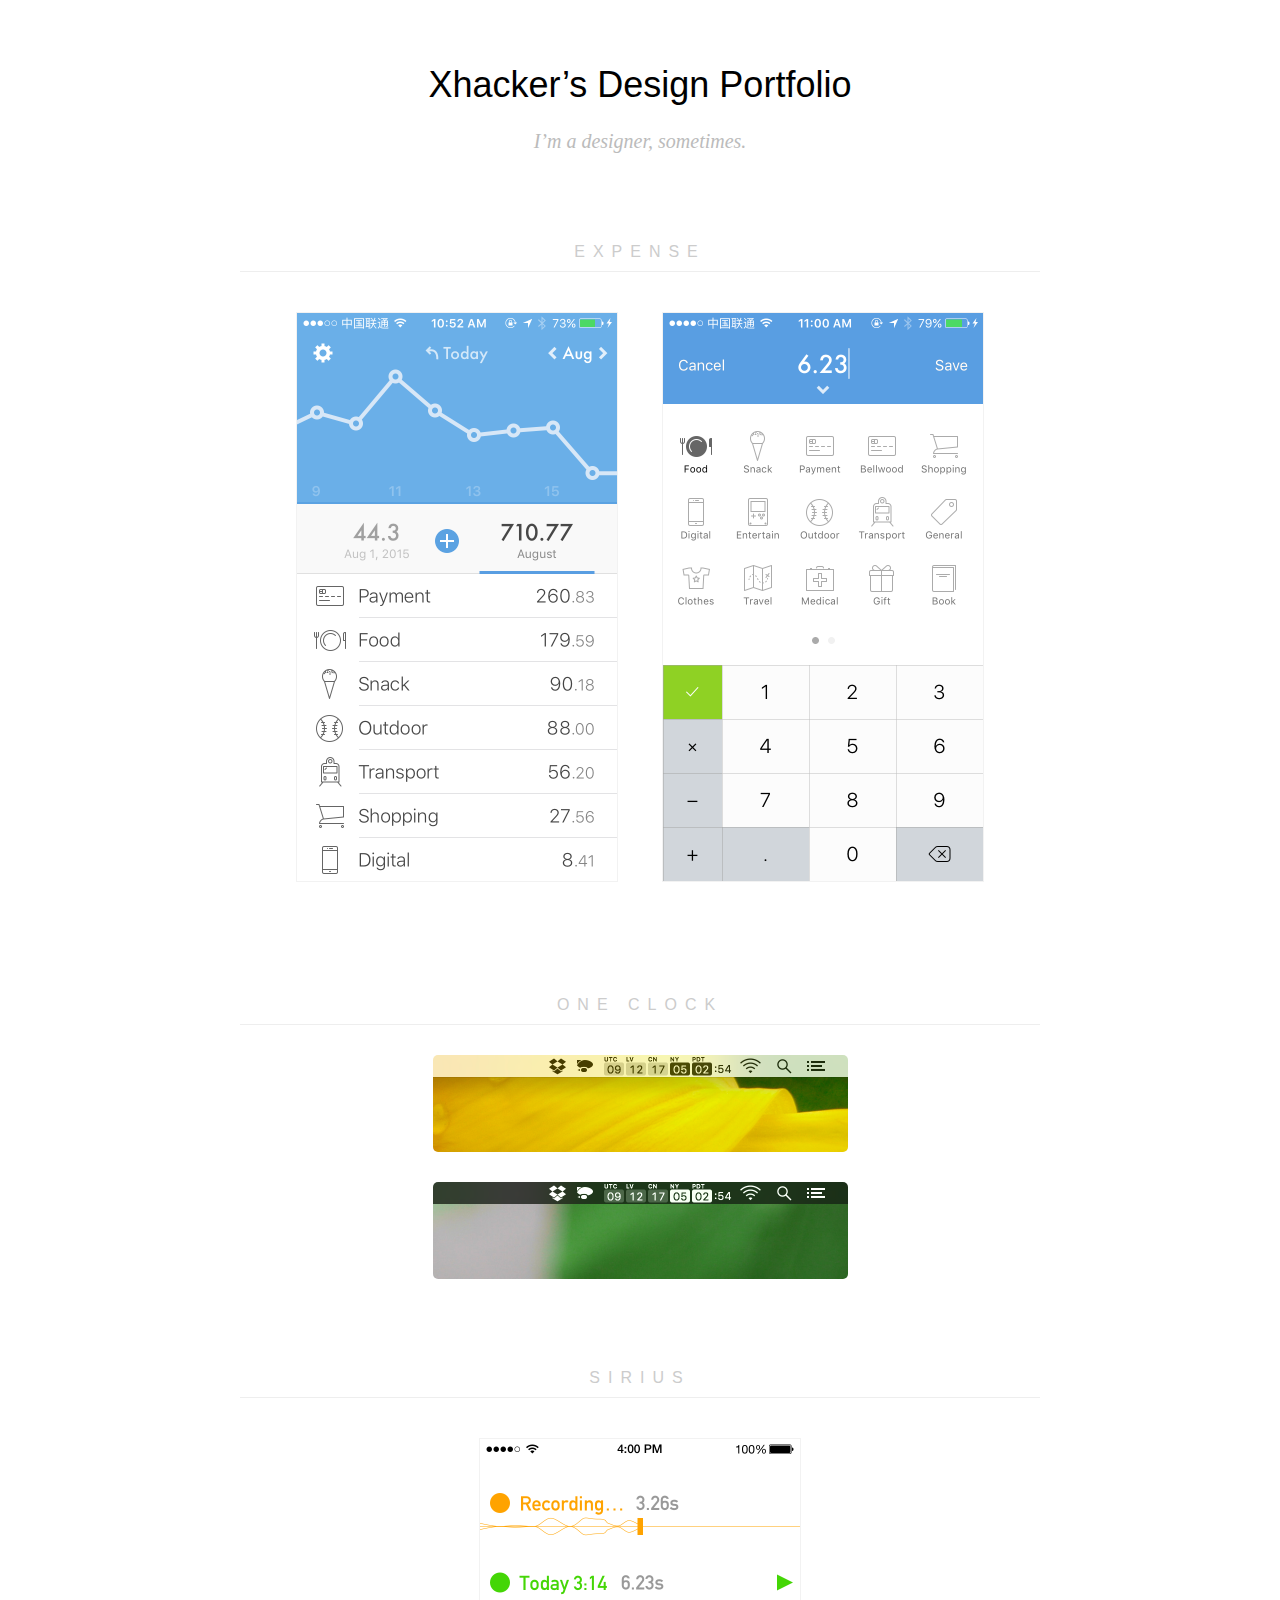
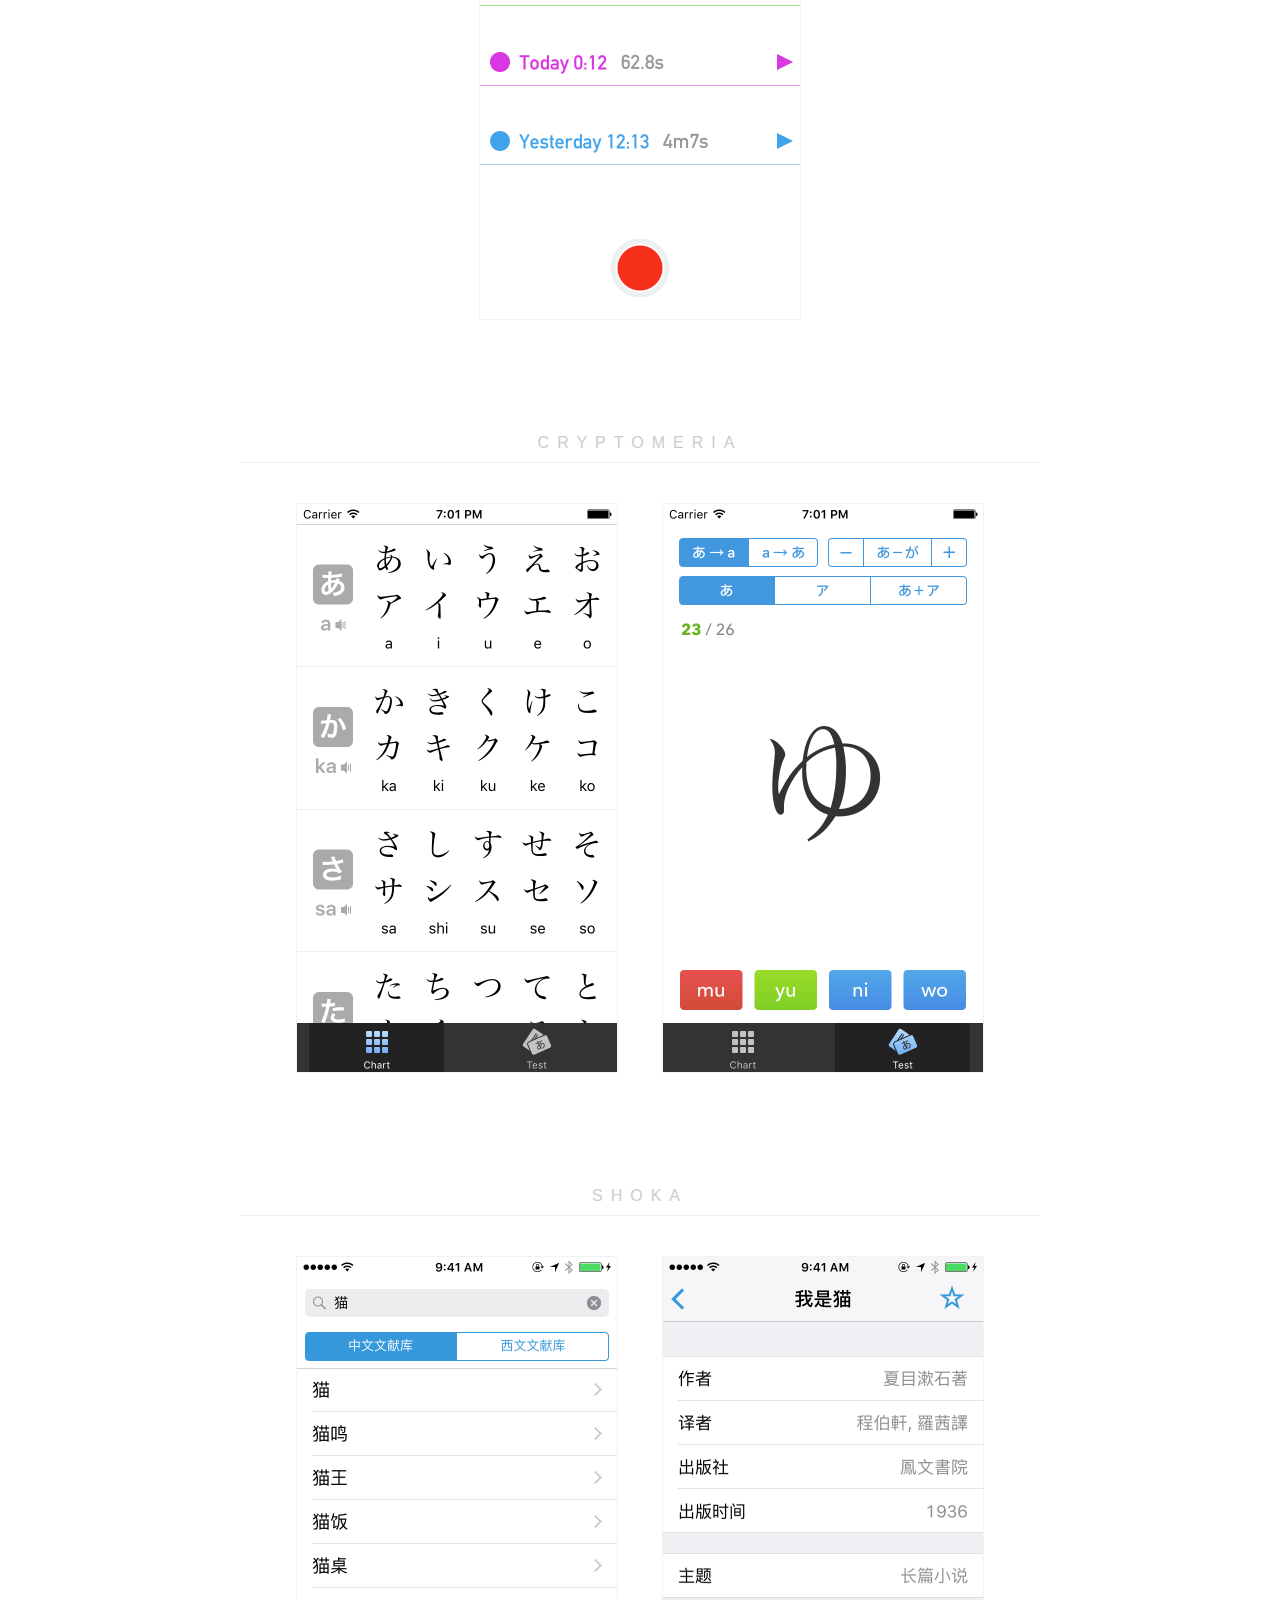
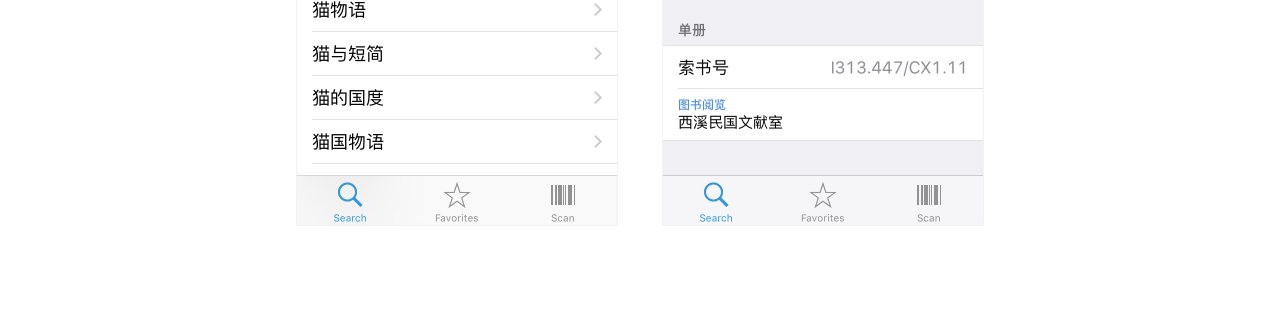
<file: templates/design.html>
<!doctype html>
<html class="no-js" lang="en">
<head>
	<meta charset="utf-8">

	<title>Xhacker’s Design Portfolio</title>

	<link rel="stylesheet" href="/static/css/design.css">
	<meta name="viewport" content="user-scalable=no, width=device-width">
</head>
<body>
<header class="clearfix">
	<h1>Xhacker’s Design Portfolio</h1>
	<p>I’m a designer, sometimes.</p>
</header>
<div role="main">
	<h2><a href="http://ela.build/expense" target="_blank">Expense</a></h2>
	<div class="screenshot-shelf">
		<img class="screenshot" src="/static/images/resume/expense/1.png" width="320">
		<img class="screenshot" src="/static/images/resume/expense/2.png" width="320">
	</div>

	<h2><a href="http://xhacker.im/oneclock" target="_blank">One Clock</a></h2>
	<div class="screenshot-shelf">
		<img class="screenshot-rounded" src="/static/images/oneclock/screenshot.png" alt="Screenshot" width="415">
		<img class="screenshot-rounded" src="/static/images/oneclock/screenshot-dark.png" alt="Screenshot Dark" width="415">
	</div>

	<h2>Sirius</h2>
	<div class="screenshot-shelf">
		<img class="screenshot" src="/static/images/design/sirius.png" width="320">
	</div>

	<h2><a href="https://itunes.apple.com/us/app/cryptomeria-learn-japanese/id652897313?mt=8" target="_blank">Cryptomeria</a></h2>
	<div class="screenshot-shelf">
		<img class="screenshot" src="/static/images/resume/cryptomeria/1.png" width="320">
		<img class="screenshot" src="/static/images/resume/cryptomeria/2.png" width="320">
	</div>

	<h2><a href="https://itunes.apple.com/cn/app/shoka-zhe-da-tu-shu-guan-ke/id660291962?mt=8" target="_blank">Shoka</a></h2>
	<div class="screenshot-shelf">
		<img class="screenshot" src="/static/images/resume/shoka/1.png" width="320">
		<img class="screenshot" src="/static/images/resume/shoka/2.png" width="320">
	</div>
</div>

<script>
  (function(i,s,o,g,r,a,m){i['GoogleAnalyticsObject']=r;i[r]=i[r]||function(){
  (i[r].q=i[r].q||[]).push(arguments)},i[r].l=1*new Date();a=s.createElement(o),
  m=s.getElementsByTagName(o)[0];a.async=1;a.src=g;m.parentNode.insertBefore(a,m)
  })(window,document,'script','//www.google-analytics.com/analytics.js','ga');
  ga('create', 'UA-51349851-1', 'xhacker.im');
  ga('send', 'pageview');
</script>

</body>
</html>
</file>
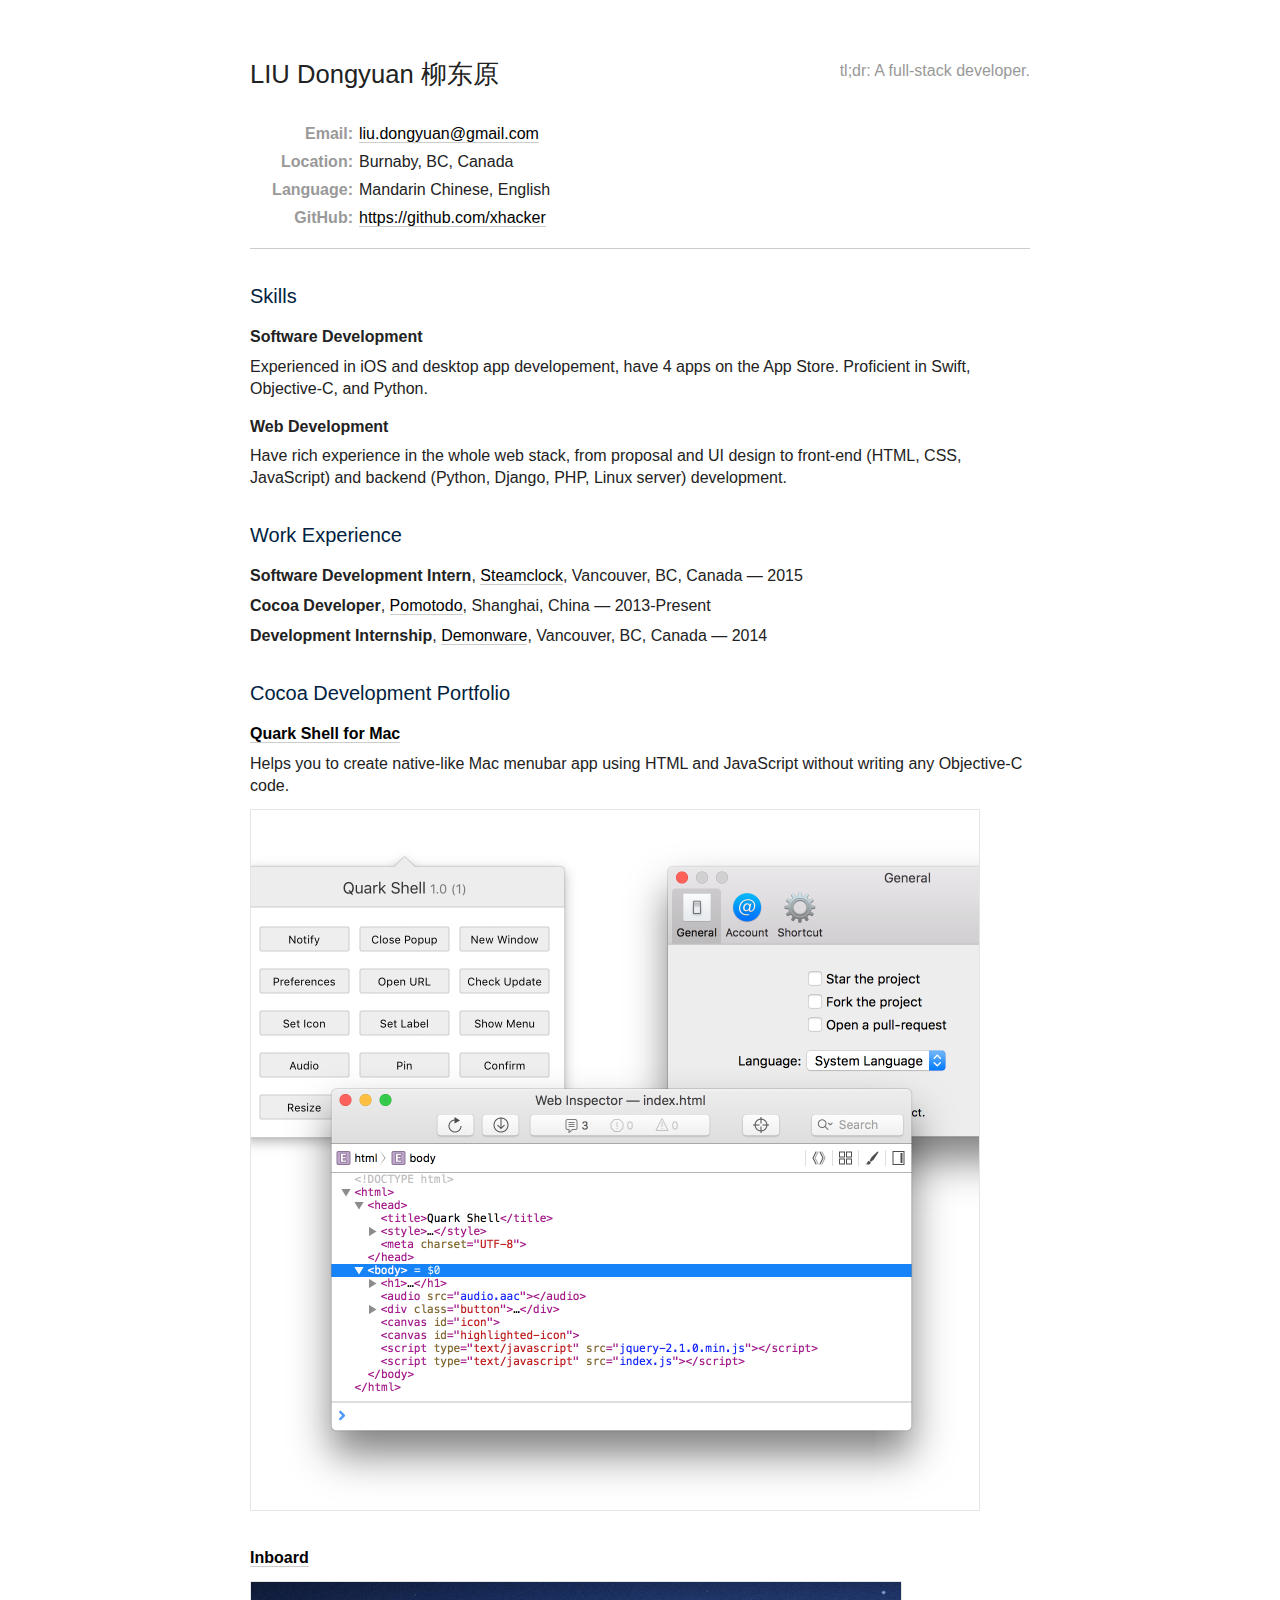
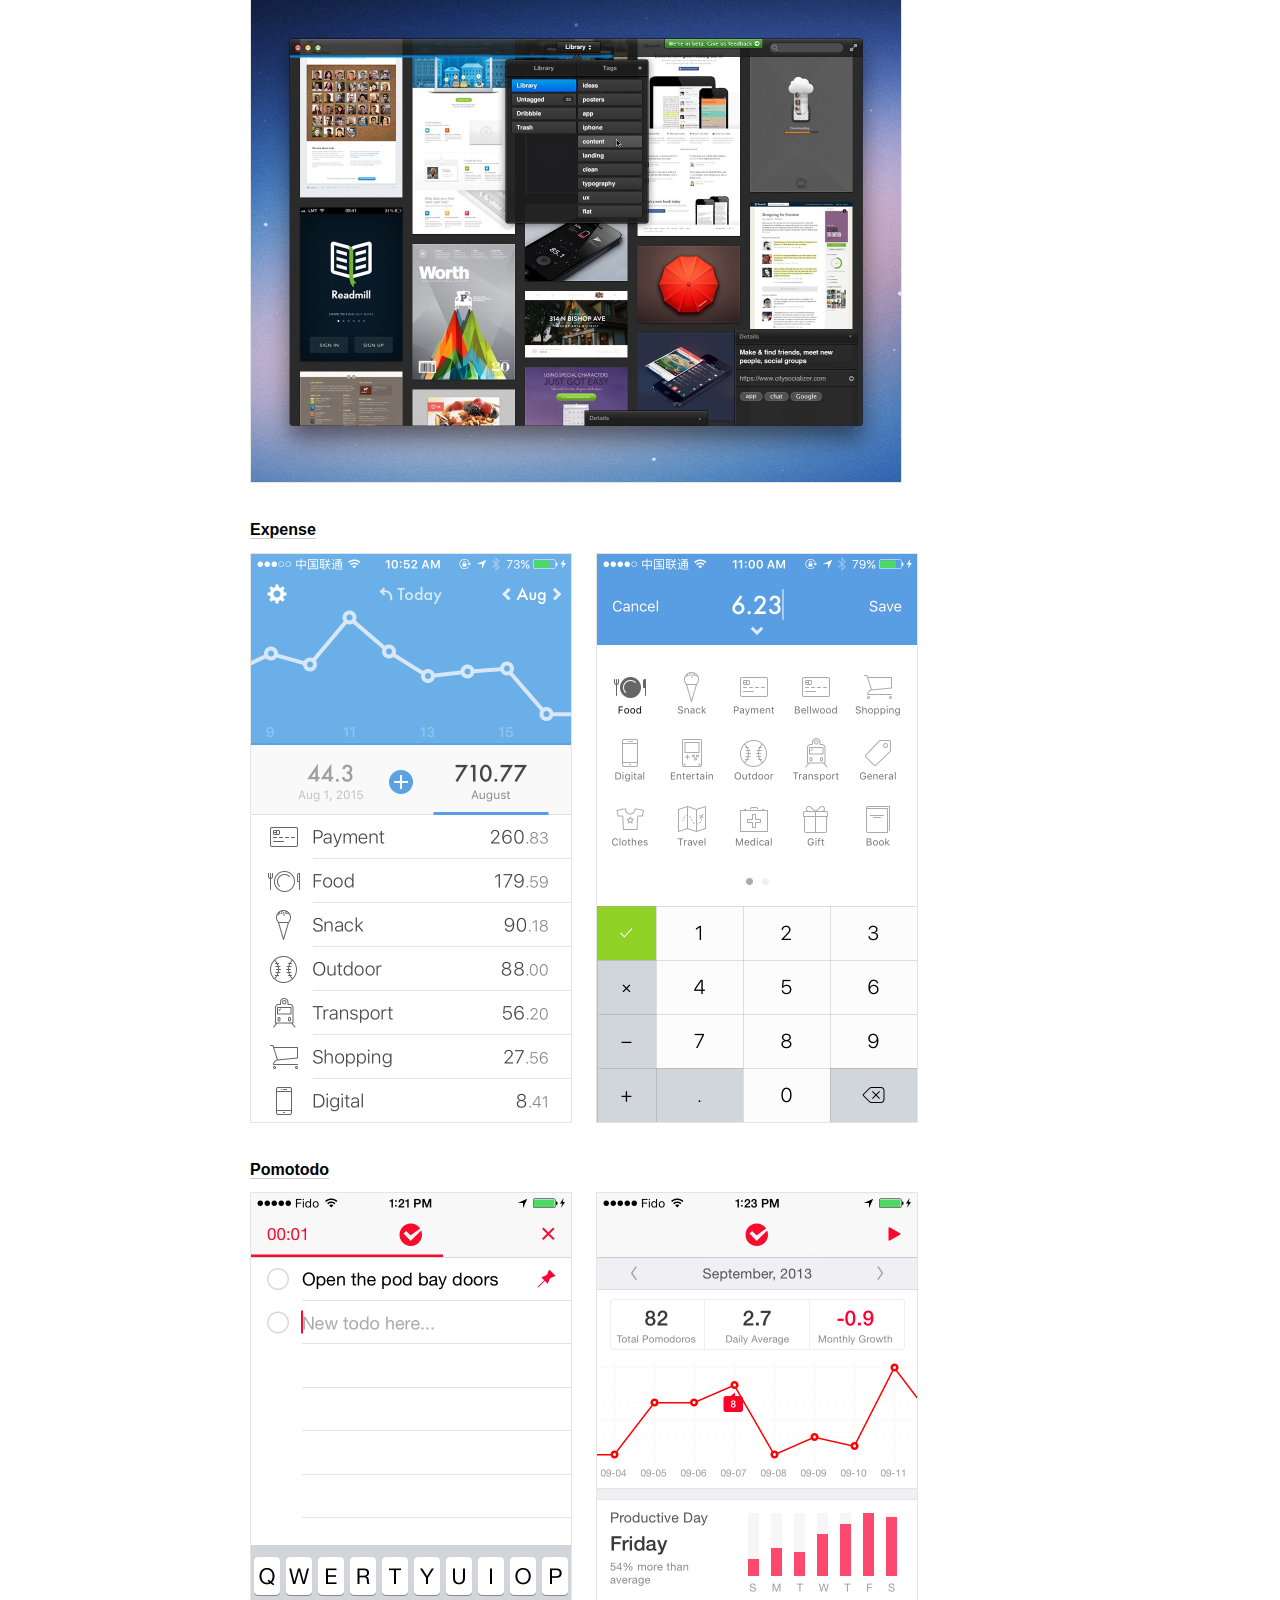
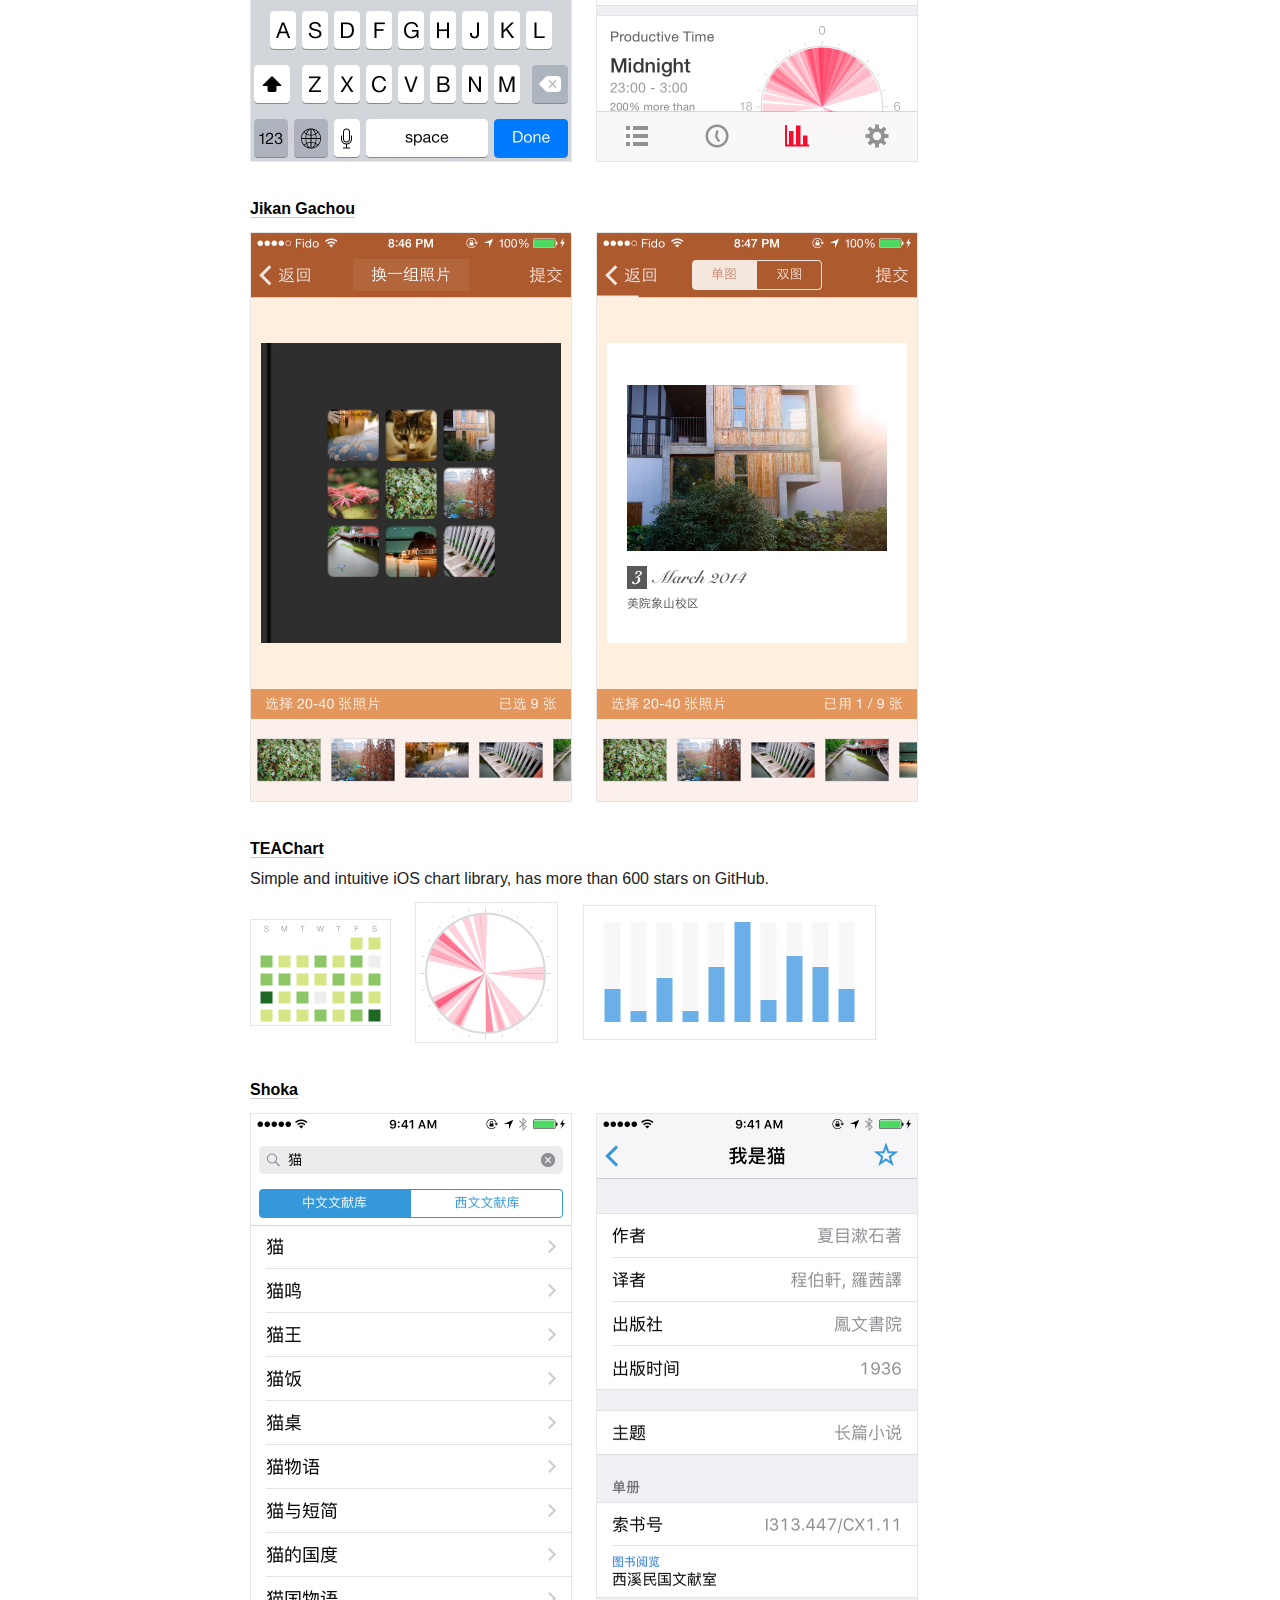
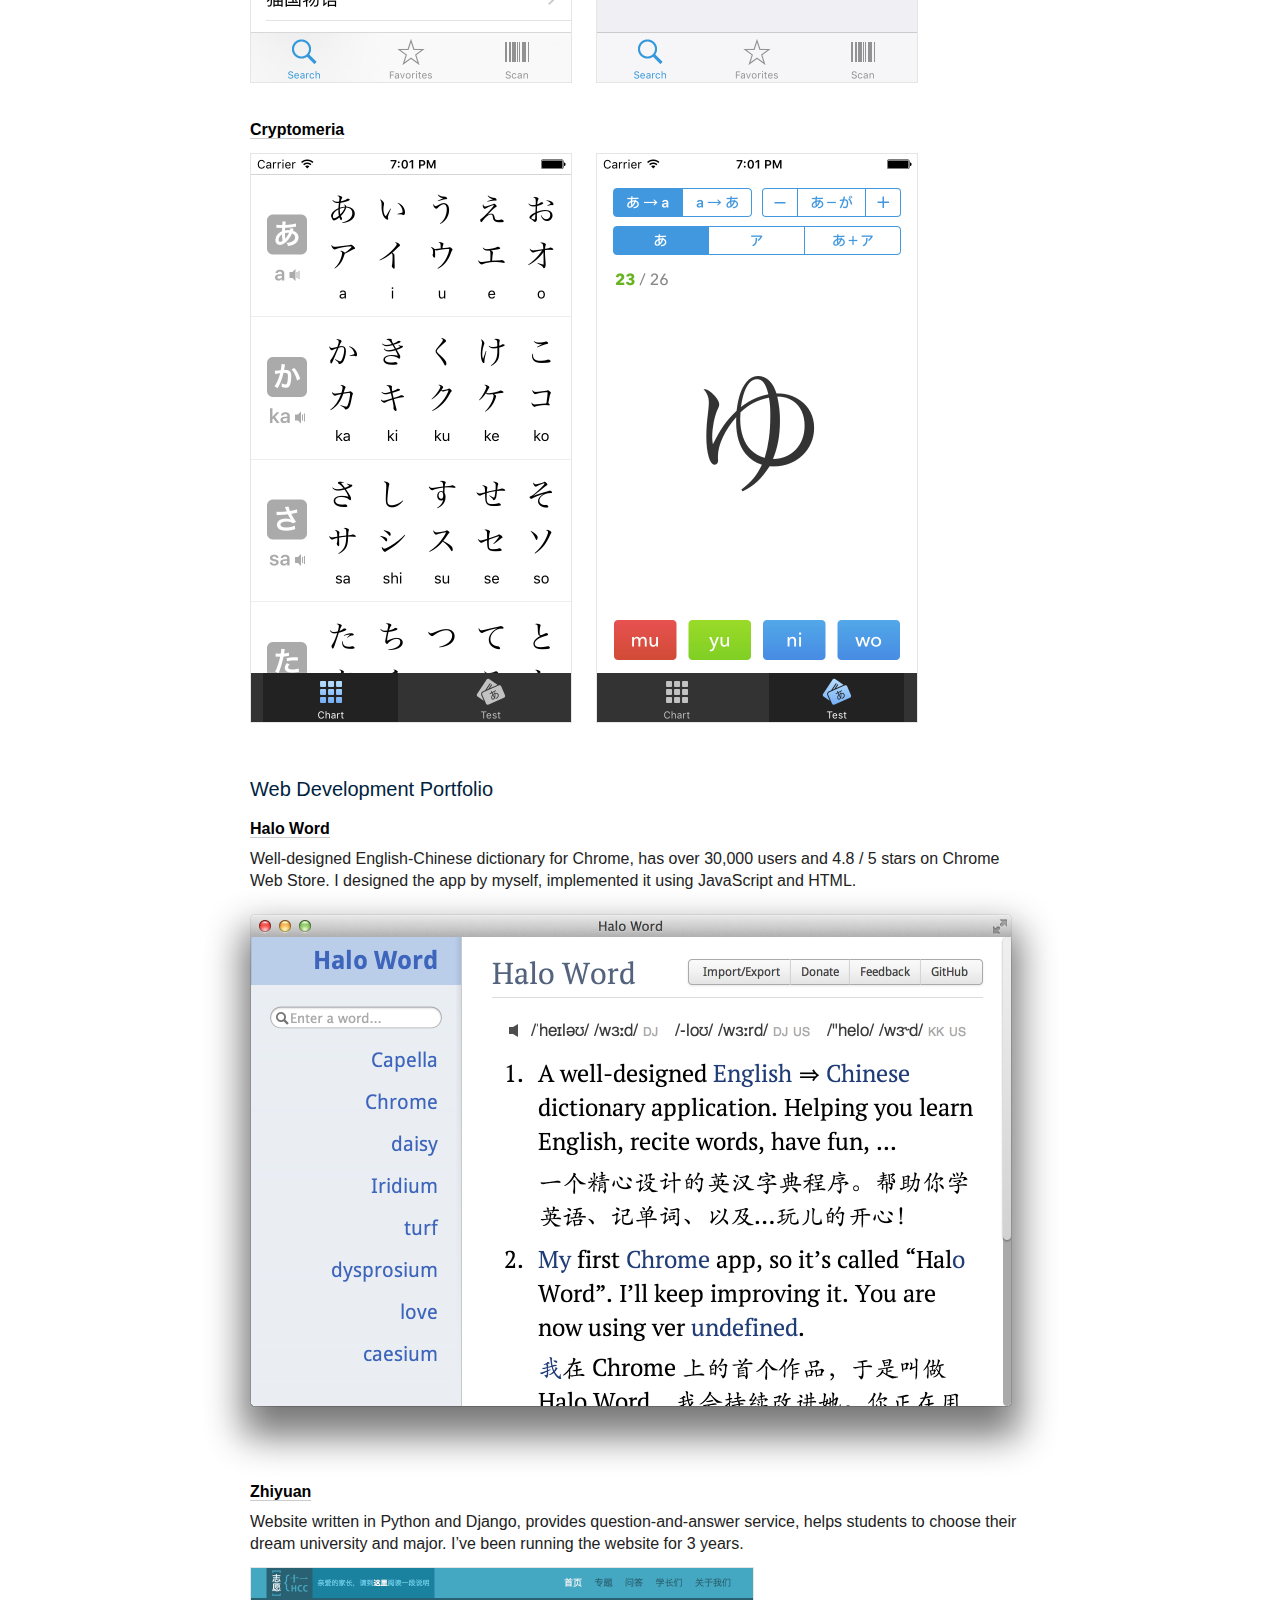
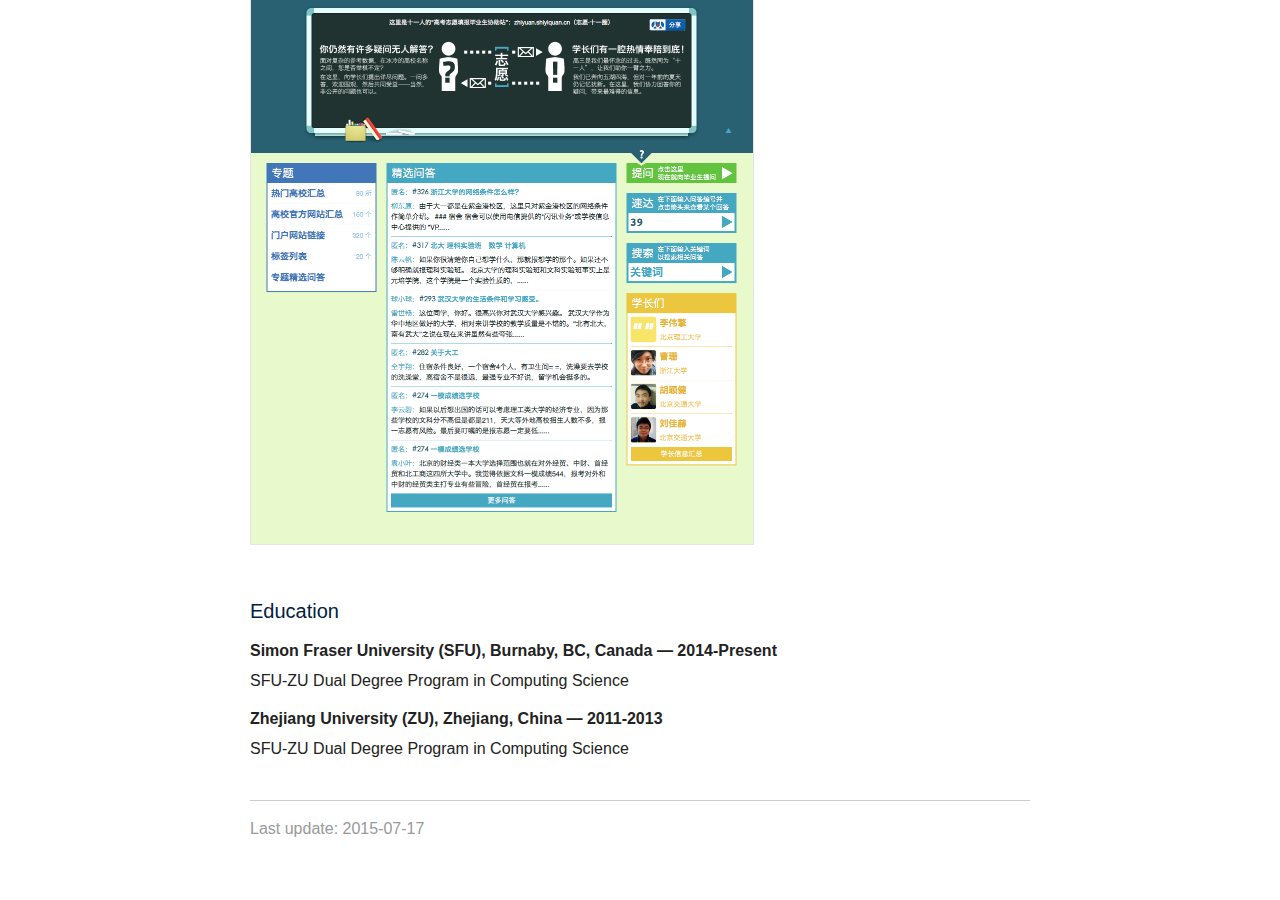
<file: templates/resume.html>
<!doctype html>
<html class="no-js" lang="en">
<head>
	<meta charset="utf-8">
	<meta http-equiv="X-UA-Compatible" content="IE=edge,chrome=1">

	<title>LIU Dongyuan 柳东原</title>

	<link rel="stylesheet" href="/static/css/resume.css">
</head>
<body>
<header class="clearfix">
	<h1>LIU Dongyuan 柳东原</h1>
	<p>tl;dr: A full-stack developer.</p>
</header>
<div role="main">
	<table cellpadding="3" cellspacing="0" border="0">
	<tbody><tr>
		<td align="right" width="100"><strong style="color: #999;">Email:</strong></td>
		<td align="left"><a href="mailto:liu.dongyuan@gmail.com">liu.dongyuan@gmail.com</a></td>
	</tr>
	<tr>
		<td align="right"><strong style="color: #999;">Location:</strong></td>
		<td align="left">Burnaby, BC, Canada</td>
	</tr>
	<tr>
		<td align="right"><strong style="color: #999;">Language:</strong></td>
		<td align="left">Mandarin Chinese, English</td>
	</tr>
	<tr>
		<td align="right"><strong style="color: #999;">GitHub:</strong></td>
		<td align="left"><a href="https://github.com/xhacker" target="_blank">https://github.com/xhacker</a></td>
	</tr>
	</tbody></table>
	<hr>
	<h2>Skills</h2>
		<h3>Software Development</h3>
		<p>Experienced in iOS and desktop app developement, have 4 apps on the App Store. Proficient in Swift, Objective-C, and Python.</p>
		<h3>Web Development</h3>
		<p>Have rich experience in the whole web stack, from proposal and UI design to front-end (HTML, CSS, JavaScript) and backend (Python, Django, PHP, Linux server) development.</p>
	<h2>Work Experience</h2>
		<ul>
			<li><strong>Software Development Intern</strong>, <a href="http://www.steamclock.com" target="_blank">Steamclock</a>, Vancouver, BC, Canada — 2015</li>
			<li><strong>Cocoa Developer</strong>, <a href="https://pomotodo.com" target="_blank">Pomotodo</a>, Shanghai, China — 2013-Present</li>
			<li><strong>Development Internship</strong>, <a href="https://www.demonware.net" target="_blank">Demonware</a>, Vancouver, BC, Canada — 2014</li>
		</ul>
	<h2>Cocoa Development Portfolio</h2>
		<h3><a href="https://github.com/HackPlan/quark-shell-mac" target="_blank">Quark Shell for Mac</a></h3>
		<p>Helps you to create native-like Mac menubar app using HTML and JavaScript without writing any Objective-C code.</p>
		<img class="screenshot" src="/static/images/resume/quark-shell/screenshot.png" width="728">

		<h3><a href="http://inboardapp.com" target="_blank">Inboard</a></h3>
		<img class="screenshot" src="/static/images/resume/inboard/1.jpg" width="650">

		<h3><a href="http://ela.build/expense" target="_blank">Expense</a></h3>
		<img class="screenshot" src="/static/images/resume/expense/1.png" width="320">
		<img class="screenshot" src="/static/images/resume/expense/2.png" width="320">

		<h3><a href="https://itunes.apple.com/app/id866339080" target="_blank">Pomotodo</a></h3>
		<img class="screenshot" src="/static/images/resume/pomotodo/1.png" width="320">
		<img class="screenshot" src="/static/images/resume/pomotodo/2.png" width="320">

		<h3><a href="https://itunes.apple.com/us/app/wei-hua-ce-nin-si-ren-ding/id834117045?mt=8" target="_blank">Jikan Gachou</a></h3>
		<img class="screenshot" src="/static/images/resume/jikan-gachou/1.jpg" width="320">
		<img class="screenshot" src="/static/images/resume/jikan-gachou/2.jpg" width="320">

		<h3><a href="https://github.com/xhacker/TEAChart" target="_blank">TEAChart</a></h3>
		<p>Simple and intuitive iOS chart library, has more than 600 stars on GitHub.</p>
		<img class="screenshot" src="/static/images/resume/teachart/1.png" width="139">
		<img class="screenshot" src="/static/images/resume/teachart/2.png" width="141">
		<img class="screenshot" src="/static/images/resume/teachart/3.png" width="291">

		<h3><a href="https://itunes.apple.com/cn/app/shoka-zhe-da-tu-shu-guan-ke/id660291962?mt=8" target="_blank">Shoka</a></h3>
		<img class="screenshot" src="/static/images/resume/shoka/1.png" width="320">
		<img class="screenshot" src="/static/images/resume/shoka/2.png" width="320">

		<h3><a href="https://itunes.apple.com/us/app/cryptomeria-learn-japanese/id652897313?mt=8" target="_blank">Cryptomeria</a></h3>
		<img class="screenshot" src="/static/images/resume/cryptomeria/1.png" width="320">
		<img class="screenshot" src="/static/images/resume/cryptomeria/2.png" width="320">
	<h2>Web Development Portfolio</h2>
		<h3><a href="https://chrome.google.com/webstore/detail/halo-word-dictionary/bhkcehpnnlgncpnefpanachijmhikocj" target="_blank">Halo Word</a></h3>
		<p>Well-designed English-Chinese dictionary for Chrome, has over 30,000 users and 4.8 / 5 stars on Chrome Web Store. I designed the app by myself, implemented it using JavaScript and HTML.</p>
		<img src="/static/images/resume/haloword/1.png" width="874" style="margin: -20px 0 -20px -56px">

		<h3><a href="http://zhiyuan.shiyiquan.cn" target="_blank">Zhiyuan</a></h3>
		<p>Website written in Python and Django, provides question-and-answer service, helps students to choose their dream university and major. I’ve been running the website for 3 years.</p>
		<img class="screenshot" src="/static/images/resume/zhiyuan/1.png" width="502">
		<!-- <img class="screenshot" src="/static/images/resume/zhiyuan/2.png" width="554"> -->
	<h2>Education</h2>
		<h3>Simon Fraser University (SFU), Burnaby, BC, Canada — 2014-Present</h3>
		<p>SFU-ZU Dual Degree Program in Computing Science</p>
		<h3>Zhejiang University (ZU), Zhejiang, China — 2011-2013</h3>
		<p>SFU-ZU Dual Degree Program in Computing Science</p>
	<footer><hr>Last update: 2015-07-17</footer>
</div>

<script>
  (function(i,s,o,g,r,a,m){i['GoogleAnalyticsObject']=r;i[r]=i[r]||function(){
  (i[r].q=i[r].q||[]).push(arguments)},i[r].l=1*new Date();a=s.createElement(o),
  m=s.getElementsByTagName(o)[0];a.async=1;a.src=g;m.parentNode.insertBefore(a,m)
  })(window,document,'script','//www.google-analytics.com/analytics.js','ga');
  ga('create', 'UA-51349851-1', 'xhacker.im');
  ga('send', 'pageview');
</script>

</body>
</html>
</file>
<file: static/css/style.css>
/* =============================================================================
   HTML5 Boilerplate CSS: h5bp.com/css
   ========================================================================== */

article, aside, details, figcaption, figure, footer, header, hgroup, nav, section { display: block; }
audio, canvas, video { display: inline-block; *display: inline; *zoom: 1; }
audio:not([controls]) { display: none; }
[hidden] { display: none; }

html { font-size: 100%; -webkit-text-size-adjust: 100%; -ms-text-size-adjust: 100%; }
html, button, input, select, textarea { font-family: sans-serif; color: #222; }
body { margin: 0; font-size: 1em; line-height: 1.4; }

::-moz-selection { background: #fe57a1; color: rgba(255, 255, 255, 0.85); text-shadow: none; }
::selection { background: #fe57a1; color: rgba(255, 255, 255, 0.85); text-shadow: none; }

a { color: black; text-decoration: none; }
a:visited { color: black; }
a:hover { color: orange; }
a:focus { outline: thin dotted; }
a:hover, a:active { outline: 0; }

abbr[title] { border-bottom: 1px dotted; text-decoration: none; cursor: help; }
b, strong { font-weight: bold; }
blockquote { margin: 1em 40px; }
dfn { font-style: italic; }
hr { display: block; height: 1px; border: 0; border-top: 1px solid #ccc; margin: 1em 0; padding: 0; }
ins { background: #ff9; color: #000; text-decoration: none; }
mark { background: #ff0; color: #000; font-style: italic; font-weight: bold; }
pre, code, kbd, samp { font-family: monospace, serif; _font-family: 'courier new', monospace; font-size: 1em; }
pre { white-space: pre; white-space: pre-wrap; word-wrap: break-word; }
q { quotes: none; }
q:before, q:after { content: ""; content: none; }
small { font-size: 85%; }

sub, sup { font-size: 75%; line-height: 0; position: relative; vertical-align: baseline; }
sup { top: -0.5em; }
sub { bottom: -0.25em; }

ul, ol { margin: 1em 0; padding: 0 0 0 40px; }
dd { margin: 0 0 0 40px; }
nav ul, nav ol { list-style: none; list-style-image: none; margin: 0; padding: 0; }

img { border: 0; -ms-interpolation-mode: bicubic; vertical-align: middle; }

svg:not(:root) { overflow: hidden; }

figure { margin: 0; }

form { margin: 0; }
fieldset { border: 0; margin: 0; padding: 0; }
label { cursor: pointer; }
legend { border: 0; *margin-left: -7px; padding: 0; white-space: normal; }
button, input, select, textarea { font-size: 100%; margin: 0; vertical-align: baseline; *vertical-align: middle; }
button, input { line-height: normal; }
button, input[type="button"], input[type="reset"], input[type="submit"] { cursor: pointer; -webkit-appearance: button; *overflow: visible; }
button[disabled], input[disabled] { cursor: default; }
input[type="checkbox"], input[type="radio"] { box-sizing: border-box; padding: 0; *width: 13px; *height: 13px; }
input[type="search"] { -webkit-appearance: textfield; -moz-box-sizing: content-box; -webkit-box-sizing: content-box; box-sizing: content-box; }
input[type="search"]::-webkit-search-decoration, input[type="search"]::-webkit-search-cancel-button { -webkit-appearance: none; }
button::-moz-focus-inner, input::-moz-focus-inner { border: 0; padding: 0; }
textarea { overflow: auto; vertical-align: top; resize: vertical; }
input:valid, textarea:valid {  }
input:invalid, textarea:invalid { background-color: #f0dddd; }

table { border-collapse: collapse; border-spacing: 0; }
td { vertical-align: top; }

.chromeframe { margin: 0.2em 0; background: #ccc; color: black; padding: 0.2em 0; }



/* ===== Primary Styles ========================================================
   Author: Xhacker Liu
   ========================================================================== */
@font-face {
  font-family: Dongyuan;
  src: url(../Dongyuan-Medium.woff);
  font-weight: medium;
}
.Dongyuan {
  font-family: Dongyuan, STKaiti, sans-serif;
  font-size: 1.1em;
}

html {
  width: 100%;
}

body {
  width: auto;
  max-width: 960px;
  margin: auto;
  padding: 90px;
  font-family: Futura, "Helvetica Neue", STKaiti, "Hiragino Sans GB", "Source Han Sans CN", sans-serif;
  font-weight: 500;
  font-size: 27px;
  line-height: 1.37em;
}

h1 {
  font-weight: 900;
  margin-top: 0;
  font-size: 3.8em;
  line-height: 1.1em;
}

h2 {
  margin: 36px 0 18px 0;
  font-weight: 900;
  font-size: 1.4em;
  text-transform: uppercase;
}

ul {
  padding: 0;
}

li {
  list-style: none;
  padding: 0;
  margin: 9px 20px 9px 42px;
}

p {
  margin: 12px 20px 12px 42px;
}

a {
  font-weight: 900;
}

del {
  color: rgba(0, 0, 0, 0.2);
}

.wtf {
  color: rgba(0, 0, 0, 0.2);
}


/* =============================================================================
   Media Queries
   ========================================================================== */

@media only screen and (max-width: 960px) {
  body {
    padding: 42px;
    font-size: 24px;
  }
  li {
    margin: 9px 16px 9px 32px;
  }
  p {
    margin: 12px 16px 12px 32px;
  }
}

@media only screen and (max-width: 600px) {
  body {
    padding: 20px;
    font-size: 20px;
  }

  h1 {
    font-size: 3.2em;
  }

  li {
    margin: 9px 8px 9px 16px;
  }

  p {
    margin: 12px 8px 12px 16px;
  }
}

@media (pointer: coarse) {
  abbr[title] { border-bottom: 0; }
}

@media (prefers-color-scheme:dark) {
  a { color: rgb(255, 200, 0); }
  a:visited { color: rgb(255, 200, 0); }
  a:hover { color: rgb(255, 240, 0); }
  a:focus { outline: thin dotted; }

  html {
    background-color: #333;
    color: #fff;
  }

  del {
    color: rgba(255, 255, 255, 0.2);
  }

  .wtf {
    color: rgba(255, 255, 255, 0.2);
  }
}

/* =============================================================================
   Non-Semantic Helper Classes
   ========================================================================== */

.ir { display: block; border: 0; text-indent: -999em; overflow: hidden; background-color: transparent; background-repeat: no-repeat; text-align: left; direction: ltr; *line-height: 0; }
.ir br { display: none; }
.hidden { display: none !important; visibility: hidden; }
.visuallyhidden { border: 0; clip: rect(0 0 0 0); height: 1px; margin: -1px; overflow: hidden; padding: 0; position: absolute; width: 1px; }
.visuallyhidden.focusable:active, .visuallyhidden.focusable:focus { clip: auto; height: auto; margin: 0; overflow: visible; position: static; width: auto; }
.invisible { visibility: hidden; }
.clearfix:before, .clearfix:after { content: ""; display: table; }
.clearfix:after { clear: both; }
.clearfix { *zoom: 1; }

/* =============================================================================
   Print Styles
   ========================================================================== */

@media print {
  * { background: transparent !important; color: black !important; box-shadow:none !important; text-shadow: none !important; filter:none !important; -ms-filter: none !important; } /* Black prints faster: h5bp.com/s */
  a, a:visited { text-decoration: underline; }
  a[href]:after { content: " (" attr(href) ")"; }
  abbr[title]:after { content: " (" attr(title) ")"; }
  .ir a:after, a[href^="javascript:"]:after, a[href^="#"]:after { content: ""; }  /* Don't show links for images, or javascript/internal links */
  pre, blockquote { border: 1px solid #999; page-break-inside: avoid; }
  thead { display: table-header-group; } /* h5bp.com/t */
  tr, img { page-break-inside: avoid; }
  img { max-width: 100% !important; }
  @page { margin: 0.5cm; }
  p, h2, h3 { orphans: 3; widows: 3; }
  h2, h3 { page-break-after: avoid; }
}
</file>
<file: static/css/cm.css>
html {
  background-color: #efefef;
  padding: 40px 10px 10px 10px;
}
body {
  width: 720px;
  margin: auto;
  font-family: "Avenir Next", "Segoe UI", "Gill Sans", Ubuntu, sans-serif;
}
#content {
  border: 1px solid #ddd;
  border-radius: 5px;
  background-color: #fff;
  padding: 20px 20px 30px 20px;
}
a {
  text-decoration: none;
  color: #1c7fdb;
}
a:hover {
  color: #0c6fcb;
}
.support {
  margin: 0;
  color: #999;
  font-weight: 500;
}
h1 {
  text-align: center;
}
h1 .main {
  font-weight: 500;
  color: #222;
  font-size: 44px;
  margin: 20px auto 5px auto;
}
h1 .sub {
  font-weight: normal;
  color: #888;
  font-size: 20px;
  margin: 5px auto 5px auto;
}
h2 {
  font-family: "Myriad Pro", "Segoe UI", AvenirNext-Medium, "Gill Sans", Ubuntu, sans-serif;
  border-bottom: 1px solid #ccc;
  padding-bottom: 3px;
  text-align: center;
  font-family: "Helvetica Neue", Helvetica, Arial, sans-serif;
  font-weight: 100;
  font-size: 16px;
  color: #aaa;
  letter-spacing: 0.2em;
  text-transform: uppercase;
}
#content {
  box-shadow: 2px 2px 0 #ddd;
}

.app {
  text-align: center;
  width: 300px;
  float: left;
}
.description {
  color: #444;
  font-size: 18px;
  width: 360px;
  float: left;
}
.app .icon {
  height: 216px;
  border-radius: 34px; /* height / 6.4 */
}

.footer {
  margin: 0;
  font-size: 14px;
  color: #888;
  font-weight: 500;
}

.hero {
  font-family: "Hiragino Mincho ProN", "Kochi Mincho", "MS Mincho", serif;
  font-size: 220px;
  line-height: 220px;
  height: 160px;
  overflow: hidden;
  margin: -20px auto -23px 0;
  text-shadow: -2px -2px 0 #dddddd;
  color: #eee;
  font-weight: bold;
  text-align: center;
}

.clearfix:after {
  content: ".";
  display: block;
  clear: both;
  visibility: hidden;
  line-height: 0;
  height: 0;
}
</file>
<file: static/css/design.css>
html {
  padding: 40px 0 60px 0;
}
body {
  font-family: -apple-system, sans-serif;
  text-align: center;
  margin: 0;
}
a {
  text-decoration: none;
  color: #ccc;
}
a:hover {
  color: #bbb;
}

h1 {
  font-family: "Bodoni 72", Didot, sans-serif;
  font-weight: 300;
  font-size: 36px;
}
p {
  color: #bbb;
  font-family: Georgia;
  font-style: italic;
  font-size: 20px;
}

h2 {
  width: 800px;
  max-width: 100%;
  text-align: center;
  color: #ccc;
  border-bottom: 0.5px solid #eee;
  margin: 80px auto 20px auto;
  padding: 10px 0;
  font-family: -apple-system, sans-serif;
  text-transform: uppercase;
  font-weight: 300;
  font-size: 16px;
  letter-spacing: .5em;
}
h2:first-child {
  margin-top: 60px;
}

.screenshot {
  margin: 20px;
  border: 1px solid rgba(0, 0, 0, 0.05);
}
.screenshot-rounded {
  display: block;
  margin: 30px auto;
  border-radius: 5px;
  max-width: 100%;
}

.clearfix:after {
  content: ".";
  display: block;
  clear: both;
  visibility: hidden;
  line-height: 0;
  height: 0;
}

@media only screen and (max-device-width: 480px) {
  html {
    padding: 0;
  }
  .screenshot {
    margin: 20px 0;
    border: 1px solid rgba(0, 0, 0, 0.1);
  }
  h2 {
    width: 100%;
  }
}

@media only screen and (device-width: 320px) {
  .screenshot {
    border-left: 0;
    border-right: 0;
  }
}
</file>
<file: static/css/resume.css>
/* =============================================================================
   HTML5 Boilerplate CSS: h5bp.com/css
   ========================================================================== */

article, aside, details, figcaption, figure, footer, header, hgroup, nav, section { display: block; }
audio, canvas, video { display: inline-block; *display: inline; *zoom: 1; }
audio:not([controls]) { display: none; }
[hidden] { display: none; }

html { font-size: 100%; -webkit-text-size-adjust: 100%; -ms-text-size-adjust: 100%; }
html, button, input, select, textarea { font-family: sans-serif; color: #222; }
body { margin: 0; font-size: 1em; line-height: 1.4; }

::-moz-selection { background: #f9eb87; text-shadow: none; }
::selection { background: #f9eb87; text-shadow: none; }

a { color: black; text-decoration: none; }
a:visited { color: black; }
a:hover { color: orange; }
a:focus { outline: thin dotted; }
a:hover, a:active { outline: 0; }

abbr[title] { border-bottom: 1px dotted; }
b, strong { font-weight: bold; }
blockquote { margin: 1em 40px; }
dfn { font-style: italic; }
hr { display: block; height: 1px; border: 0; border-top: 1px solid #ccc; margin: 1em 0; padding: 0; }
ins { background: #ff9; color: #000; text-decoration: none; }
mark { background: #ff0; color: #000; font-style: italic; font-weight: bold; }
pre, code, kbd, samp { font-family: monospace, serif; _font-family: 'courier new', monospace; font-size: 1em; }
pre { white-space: pre; white-space: pre-wrap; word-wrap: break-word; }
q { quotes: none; }
q:before, q:after { content: ""; content: none; }
small { font-size: 85%; }

sub, sup { font-size: 75%; line-height: 0; position: relative; vertical-align: baseline; }
sup { top: -0.5em; }
sub { bottom: -0.25em; }

ul, ol { margin: 1em 0; padding: 0 0 0 40px; }
dd { margin: 0 0 0 40px; }
nav ul, nav ol { list-style: none; list-style-image: none; margin: 0; padding: 0; }

img { border: 0; -ms-interpolation-mode: bicubic; vertical-align: middle; }

svg:not(:root) { overflow: hidden; }

figure { margin: 0; }

form { margin: 0; }
fieldset { border: 0; margin: 0; padding: 0; }
label { cursor: pointer; }
legend { border: 0; *margin-left: -7px; padding: 0; white-space: normal; }
button, input, select, textarea { font-size: 100%; margin: 0; vertical-align: baseline; *vertical-align: middle; }
button, input { line-height: normal; }
button, input[type="button"], input[type="reset"], input[type="submit"] { cursor: pointer; -webkit-appearance: button; *overflow: visible; }
button[disabled], input[disabled] { cursor: default; }
input[type="checkbox"], input[type="radio"] { box-sizing: border-box; padding: 0; *width: 13px; *height: 13px; }
input[type="search"] { -webkit-appearance: textfield; -moz-box-sizing: content-box; -webkit-box-sizing: content-box; box-sizing: content-box; }
input[type="search"]::-webkit-search-decoration, input[type="search"]::-webkit-search-cancel-button { -webkit-appearance: none; }
button::-moz-focus-inner, input::-moz-focus-inner { border: 0; padding: 0; }
textarea { overflow: auto; vertical-align: top; resize: vertical; }
input:valid, textarea:valid {  }
input:invalid, textarea:invalid { background-color: #f0dddd; }

table { border-collapse: collapse; border-spacing: 0; }
td { vertical-align: top; }

.chromeframe { margin: 0.2em 0; background: #ccc; color: black; padding: 0.2em 0; }



/* ===== Primary Styles ========================================================
   Author: Xhacker Liu
   ========================================================================== */
body {
  width: 780px;
  margin: auto;
  padding: 60px;
  font-family: Helvetica, Arial, "STKaiti", "Hiragino Sans GB", sans-serif;
  font-size: 16px;
  line-height: 1.37em;
}

a {
  border-bottom: 1px solid #ccc;
}

header h1 {
  font-weight: normal;
  margin-top: 0;
  font-size: 1.6em;
  line-height: 1.1em;
  margin-bottom: 32px;
  float: left;
}

header p {
  float: right;
  color: #999;
}

h2 {
  font-weight: normal;
  margin: 36px 0 18px 0;
  font-size: 1.25em;
  color: #002240;
}

h3 {
  font-size: 1em;
  margin-bottom: 0.5em;
}

p {
  margin: 0 0 0.5em 0;
}

img {
  margin-right: 20px;
  margin-top: 4px;
  margin-bottom: 20px;
}

img.screenshot {
  border: 1px solid rgba(0, 0, 0, 0.1);
}

ul {
  padding: 0;
}

li {
  list-style: none;
  padding: 0;
  margin: 8px 0;
}

footer {
  margin-top: 40px;
  color: #999;
}

/* =============================================================================
   Media Queries
   ========================================================================== */

@media only screen and (max-device-width: 480px) {
}

/* =============================================================================
   Non-Semantic Helper Classes
   ========================================================================== */

.ir { display: block; border: 0; text-indent: -999em; overflow: hidden; background-color: transparent; background-repeat: no-repeat; text-align: left; direction: ltr; *line-height: 0; }
.ir br { display: none; }
.hidden { display: none !important; visibility: hidden; }
.visuallyhidden { border: 0; clip: rect(0 0 0 0); height: 1px; margin: -1px; overflow: hidden; padding: 0; position: absolute; width: 1px; }
.visuallyhidden.focusable:active, .visuallyhidden.focusable:focus { clip: auto; height: auto; margin: 0; overflow: visible; position: static; width: auto; }
.invisible { visibility: hidden; }
.clearfix:before, .clearfix:after { content: ""; display: table; }
.clearfix:after { clear: both; }
.clearfix { *zoom: 1; }

/* =============================================================================
   Print Styles
   ========================================================================== */

@media print {
  * { background: transparent !important; color: black !important; box-shadow:none !important; text-shadow: none !important; filter:none !important; -ms-filter: none !important; } /* Black prints faster: h5bp.com/s */
  a, a:visited { text-decoration: underline; }
  a[href]:after { content: " (" attr(href) ")"; }
  abbr[title]:after { content: " (" attr(title) ")"; }
  .ir a:after, a[href^="javascript:"]:after, a[href^="#"]:after { content: ""; }  /* Don't show links for images, or javascript/internal links */
  pre, blockquote { border: 1px solid #999; page-break-inside: avoid; }
  thead { display: table-header-group; } /* h5bp.com/t */
  tr, img { page-break-inside: avoid; }
  img { max-width: 100% !important; }
  @page { margin: 0.5cm; }
  p, h2, h3 { orphans: 3; widows: 3; }
  h2, h3 { page-break-after: avoid; }
}
</file>
